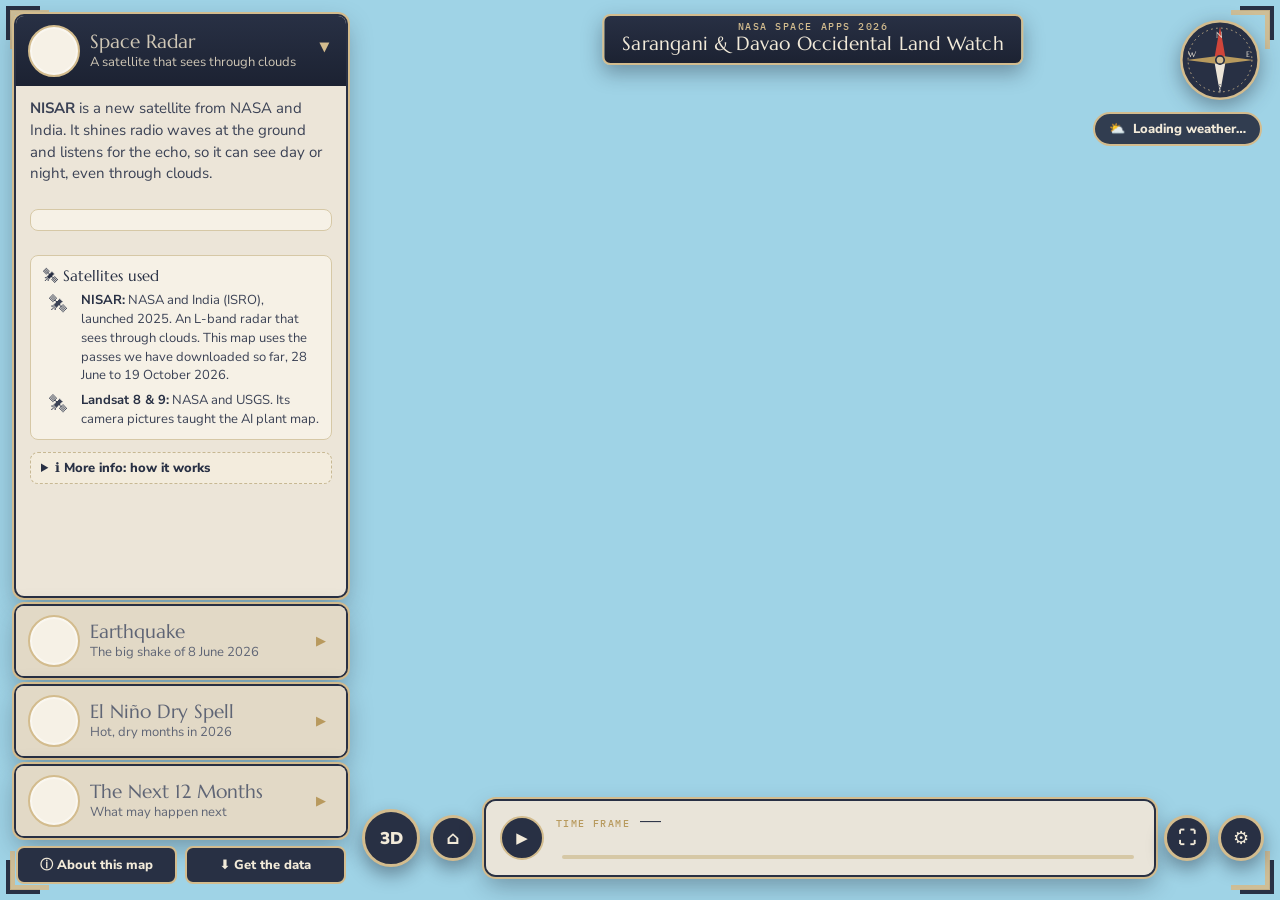
<file: docs/index.html>
<!doctype html>
<html lang="en">
<head>
<meta charset="utf-8">
<meta name="viewport" content="width=device-width, initial-scale=1, viewport-fit=cover">
<meta name="mobile-web-app-capable" content="yes">
<meta name="apple-mobile-web-app-capable" content="yes">
<meta name="apple-mobile-web-app-status-bar-style" content="black-translucent">
<meta name="theme-color" content="#283044">
<link rel="manifest" href="manifest.webmanifest">
<title>Sarangani & Davao Occidental Land Watch</title>
<meta name="description" content="An easy map of Sarangani and Davao Occidental: NASA-ISRO NISAR space radar, the 8 June 2026 earthquake, the El Niño dry spell and what may happen in the next 12 months. NASA Space Apps 2026.">
<link rel="preconnect" href="https://fonts.googleapis.com">
<link rel="preconnect" href="https://fonts.gstatic.com" crossorigin>
<link rel="stylesheet" href="https://fonts.googleapis.com/css2?family=Marcellus&family=Nunito+Sans:opsz,wght@6..12,400;6..12,600;6..12,800;6..12,900&family=IBM+Plex+Mono:wght@500&display=swap">
<link rel="stylesheet" href="https://api.mapbox.com/mapbox-gl-js/v3.12.0/mapbox-gl.css">
<script src="https://api.mapbox.com/mapbox-gl-js/v3.12.0/mapbox-gl.js"></script>
<script src="config.js"></script>
<style>
/* Layout (from the team's sketch): a framed full-screen 3D map; a left column of four topic cards (F1–F4);
   compass top-right; a 3D button and a TIMEFRAME bar along the bottom of the map; About in the bottom-left corner.
   Words are written so a child can follow; the science sits in "More info" boxes. */
:root{
  --parch:#ece5d8; --parch2:#e2d9c6; --card:#f6f1e6; --ink:#3b4255; --ink2:#5f6575; --navy:#283044; --navy2:#1c2232;
  --gold:#d3bc8e; --gold2:#b89a5e; --teal:#3fb7b0; --quake:#d0453a; --leaf:#4f9a4a; --sun:#e8a33a; --sky:#5aa9d6;
  --display:"Marcellus", "Palatino Linotype", Georgia, serif;
  --body:"Nunito Sans", "Segoe UI", system-ui, sans-serif;
  --mono:"IBM Plex Mono", ui-monospace, Consolas, monospace;
  --railW:330px; --gap:16px; --barH:92px;
  color-scheme:light;
}
*{box-sizing:border-box}
[hidden]{display:none!important}
html,body{height:100%;margin:0;overflow:hidden;overscroll-behavior:none}
body{position:fixed;inset:0;width:100%;height:100%;height:100dvh}
body{font:15px/1.45 var(--body);color:var(--ink);background:#9fd3e6}
#map{position:absolute;inset:0;overflow:hidden}
#fx{position:absolute;inset:0;pointer-events:none;z-index:1}
button{font-family:var(--body)}
button:focus-visible,select:focus-visible,input:focus-visible,a:focus-visible,summary:focus-visible{outline:3px solid var(--gold2);outline-offset:2px}

/* frame corners */
.corner{position:absolute;width:34px;height:34px;z-index:2;pointer-events:none;border:5px solid var(--navy)}
.corner::after{content:"";position:absolute;inset:-5px;border:inherit;border-color:var(--gold);transform:translate(4px,4px);opacity:.9}
.c-tl{top:6px;left:6px;border-right:none;border-bottom:none}.c-tr{top:6px;right:6px;border-left:none;border-bottom:none}
.c-bl{bottom:6px;left:6px;border-right:none;border-top:none}.c-br{bottom:6px;right:6px;border-left:none;border-top:none}
.c-tr::after,.c-br::after{transform:translate(-4px,4px)} .c-bl::after{transform:translate(4px,-4px)} .c-br::after{transform:translate(-4px,-4px)}

/* title plate (top centre of the map) */
.plate{position:absolute;top:14px;left:calc(var(--railW) + var(--gap)*2 + (100vw - var(--railW) - var(--gap)*3)/2);transform:translateX(-50%);z-index:3;
  background:linear-gradient(180deg,var(--navy),var(--navy2));color:#f2ead9;border:2px solid var(--gold);border-radius:8px;padding:6px 18px 7px;text-align:center;
  box-shadow:0 8px 20px rgba(20,25,40,.35);white-space:nowrap}
.plate small{display:block;font:500 9.5px/1 var(--mono);letter-spacing:.16em;text-transform:uppercase;color:var(--gold)}
.plate b{font:400 19px/1.25 var(--display);letter-spacing:.01em}

/* left column of topic cards */
.rail{position:absolute;top:var(--gap);left:var(--gap);bottom:var(--gap);width:var(--railW);z-index:3;display:flex;flex-direction:column;gap:10px}
.card{background:var(--parch);border-radius:8px;box-shadow:0 0 0 2px var(--navy),0 0 0 4px var(--gold),0 10px 26px rgba(20,25,40,.35);display:flex;flex-direction:column;min-height:0;flex:none;overflow:hidden}
.card.open{flex:1}
.card-h{all:unset;cursor:pointer;display:grid;grid-template-columns:52px 1fr 18px;gap:10px;align-items:center;padding:9px 12px;background:var(--parch2)}
.card.open .card-h{background:linear-gradient(180deg,var(--navy),var(--navy2));color:#f2ead9}
.card-h .ic{width:52px;height:52px;border-radius:50%;display:grid;place-items:center;background:var(--card);border:2px solid var(--gold);box-shadow:inset 0 0 0 2px #fff6}
.card-h .ic svg{width:34px;height:34px}
.card-h b{display:block;font:400 19px/1.15 var(--display)}
.card-h span{display:block;font-size:13px;color:var(--ink2)}
.card.open .card-h span{color:#cfc7b6}
.card-h .chev{font-size:13px;color:var(--gold2);transition:transform .2s}
.card.open .card-h .chev{transform:rotate(90deg);color:var(--gold)}
.card-b{display:none;overflow-y:auto;overscroll-behavior:contain;padding:12px 14px 16px;min-height:0;flex:1}
.card.open .card-b{display:flex;flex-direction:column;gap:12px}
.lead{font-size:15px;margin:0}
.views{display:flex;flex-wrap:wrap;gap:6px}
.views button{border:2px solid #cdbf9f;background:var(--card);color:var(--ink);border-radius:999px;padding:6px 11px;font:800 13px var(--body);cursor:pointer;display:flex;gap:6px;align-items:center}
.views button[aria-pressed="true"]{background:var(--navy);border-color:var(--gold);color:#f2ead9}
.box{background:var(--card);border:1px solid #d6c8a6;border-radius:8px;padding:10px 12px}
.box h3{font:400 15px var(--display);color:var(--navy);margin:0 0 6px}
.legend .ramp{height:16px;border-radius:999px;margin:4px 0 4px;box-shadow:inset 0 0 0 1px rgba(0,0,0,.15)}
.legend .ends{display:flex;justify-content:space-between;gap:10px;font:800 12.5px var(--body);color:var(--ink)}
.legend .ends span:last-child{text-align:right}
.legend .nums{display:flex;justify-content:space-between;font:11px var(--mono);color:var(--ink2);margin-top:2px}
.legend ul{list-style:none;margin:0;padding:0;display:grid;gap:4px;font-size:13.5px}
.legend li{display:flex;gap:8px;align-items:center}
.sw{width:16px;height:16px;border-radius:4px;flex:none;border:1px solid rgba(0,0,0,.18)}
.vnote{font-size:14px;margin:0}
.vs{display:grid;gap:10px}.vs span{display:block;font:700 12.5px var(--body);color:var(--navy);margin-bottom:3px}
.vbar{position:relative;height:20px;background:#efe6d2;border-radius:5px;margin-bottom:3px;overflow:hidden}.vbar i{position:absolute;inset:0 auto 0 0;border-radius:5px}
.vbar.ref i{background:#b7ad98}.vbar b{position:absolute;left:8px;top:1px;font:800 12px var(--body);color:var(--navy)}
.tried{padding-left:18px;margin:8px 0 0;display:grid;gap:10px;font-size:13.5px}
.tried figure{margin:6px 0 0}.tried img{width:100%;border-radius:6px;border:1px solid #d6c8a6;cursor:zoom-in;background:#fff}
.tried figcaption{font-size:12px;color:var(--ink2);margin-top:3px}
.seen{margin:8px 0 0;font-size:12.5px;color:var(--ink2)} .seen b{color:var(--navy)}
.sats{display:grid;gap:6px}
.sats div{display:grid;grid-template-columns:30px 1fr;gap:8px;align-items:start;font-size:13px}
.sats i{font-style:normal;font-size:18px;text-align:center}
.sats b{color:var(--navy)}
.big{display:grid;grid-template-columns:1fr 1fr;gap:8px}
.big div{background:var(--card);border:1px solid #d6c8a6;border-radius:8px;padding:8px 10px}
.big b{display:block;font:400 24px var(--display);color:var(--quake);font-variant-numeric:tabular-nums}
.big span{font-size:12.5px;color:var(--ink2)}
.big .wide{grid-column:1/-1}
.facts{display:grid;gap:6px;margin:0}
.facts div{display:grid;grid-template-columns:30px 1fr;gap:8px;align-items:start;font-size:14px}
.facts i{font-style:normal;font-size:20px;line-height:1.2;text-align:center}
.facts b{color:var(--navy)}
details{border:1px dashed #c7b893;border-radius:8px;padding:6px 10px;background:#f3ecdd}
summary{cursor:pointer;font:800 13px var(--body);color:var(--navy)}
details p,details li{font-size:13px;color:var(--ink2)}
details ul{padding-left:18px;margin:6px 0}
.note{font-size:13px;color:var(--ink2);margin:6px 0 0}
svg text{fill:var(--ink2);font:10px var(--mono)}
.xsec{width:100%;height:auto;border:1px solid #d6c8a6;border-radius:6px}
.xsec text{font:9.5px var(--mono);fill:#3b4255}
.mlt{width:100%;border-collapse:collapse;margin-top:6px;font-size:12.5px}.mlt th,.mlt td{border-bottom:1px solid #d6c8a6;padding:4px 6px;text-align:left}.mlt td.n{text-align:right;font-variant-numeric:tabular-nums}.mlt tr.best td{font-weight:800;color:var(--navy)}
.news{display:grid;gap:6px}
.news a{display:block;text-decoration:none;color:var(--ink);background:var(--card);border:1px solid #d6c8a6;border-left:3px solid var(--gold2);border-radius:6px;padding:7px 10px}
.news span{display:block;font:11px var(--mono);color:var(--ink2)} .news b{font-weight:700;font-size:13.5px}
.toggle{display:flex;gap:8px;align-items:center;font:700 14px var(--body);cursor:pointer}
.toggle input{width:18px;height:18px;accent-color:var(--navy)}
.foot{display:flex;gap:8px;flex:none}
.foot button,.foot a{flex:1;display:flex;gap:6px;align-items:center;justify-content:center;border:2px solid var(--gold);background:var(--navy);color:#f2ead9;border-radius:8px;padding:8px;font:800 13px var(--body);cursor:pointer;text-decoration:none}

/* bottom TIMEFRAME bar */
.bar{position:absolute;left:calc(var(--railW) + var(--gap)*2);right:var(--gap);bottom:var(--gap);height:var(--barH);z-index:3;display:grid;grid-template-columns:auto auto 1fr auto;gap:10px;align-items:center}
.round{width:58px;height:58px;border-radius:50%;border:3px solid var(--gold);background:var(--navy);color:#f2ead9;font:900 17px var(--body);cursor:pointer;box-shadow:0 8px 18px rgba(20,25,40,.4);display:grid;place-items:center}
.round[aria-pressed="false"]{background:var(--card);color:var(--navy)}
.round.sm{width:46px;height:46px;font-size:18px}
.tl{background:rgba(236,229,216,.97);border-radius:10px;box-shadow:0 0 0 2px var(--navy),0 0 0 4px var(--gold),0 10px 24px rgba(20,25,40,.35);padding:8px 14px 8px;display:grid;grid-template-columns:auto 1fr;gap:4px 12px;align-items:center;min-width:0}
.tl .play{grid-row:1/3;width:44px;height:44px;border-radius:50%;border:2px solid var(--gold);background:var(--navy);color:#f2ead9;font-size:15px;cursor:pointer}
.tl .play:disabled{opacity:.35;cursor:default}
.tl-top{display:flex;gap:10px;align-items:baseline;min-width:0}
.tl-top b{font:400 21px/1.1 var(--display);color:var(--navy);white-space:nowrap;overflow:hidden;text-overflow:ellipsis;min-width:0;flex:0 1 auto}
.tl-top span{font-size:12.5px;color:var(--ink2);white-space:nowrap;overflow:hidden;text-overflow:ellipsis}
.tl-top .tag{font:500 10px var(--mono);letter-spacing:.14em;color:var(--gold2);text-transform:uppercase}
.steps{display:flex;align-items:flex-end;min-width:0;height:30px;position:relative}
.steps::before{content:"";position:absolute;left:6px;right:6px;bottom:8px;height:4px;border-radius:2px;background:#d6c8a6}
.steps button{all:unset;flex:1;min-width:0;position:relative;height:30px;cursor:pointer;display:flex;flex-direction:column;align-items:center;justify-content:flex-end}
.steps button i{width:12px;height:12px;border-radius:50%;background:var(--card);border:2px solid var(--gold2);margin-bottom:4px;z-index:1}
.steps button[aria-current="true"] i{width:18px;height:18px;background:var(--navy);border-color:var(--gold);margin-bottom:1px}
.steps button span{position:absolute;top:-2px;font:700 10.5px var(--body);color:var(--ink2);white-space:nowrap}
.steps button[aria-current="true"] span{color:var(--navy)}

/* floating instruments */
.compass{position:absolute;top:max(18px,env(safe-area-inset-top));right:max(18px,env(safe-area-inset-right));width:84px;height:84px;z-index:3;cursor:pointer;border:none;background:none;padding:0;filter:drop-shadow(0 6px 10px rgba(20,25,40,.4))}
.compass svg{width:100%;height:100%;transition:transform .15s linear}
.wxchip{position:absolute;top:112px;right:18px;z-index:3;background:rgba(40,48,68,.92);color:#f2ead9;border:2px solid var(--gold);border-radius:999px;padding:6px 14px;font:800 13px var(--body);display:flex;gap:8px;align-items:center;cursor:pointer}
.wxchip i{font-style:normal}
.pop{position:absolute;right:18px;z-index:4;width:310px;max-width:calc(100vw - 36px);max-height:calc(100vh - 170px - var(--barH));overflow-y:auto;background:var(--parch);border-radius:8px;box-shadow:0 0 0 2px var(--navy),0 0 0 4px var(--gold),0 12px 30px rgba(20,25,40,.4);padding:12px 14px;display:flex;flex-direction:column;gap:10px}
.pop h3{font:400 17px var(--display);color:var(--navy);margin:0;display:flex;justify-content:space-between;align-items:center}
.pop h3 button{all:unset;cursor:pointer;font-size:18px;color:var(--ink2);padding:0 4px}
#wxpop{top:156px} #setpop{bottom:calc(var(--barH) + var(--gap) + 10px)}
.wx{display:grid;gap:6px}
.wx button{display:grid;grid-template-columns:28px 1fr auto;gap:10px;align-items:center;text-align:left;border:1px solid #d6c8a6;background:var(--card);border-radius:6px;padding:7px 10px;cursor:pointer;font:14px var(--body);color:var(--ink)}
.wx b{font-weight:800}.wx small{display:block;color:var(--ink2);font-size:12px}
.wx .t{font:400 20px var(--display);color:var(--navy)}
.chips{display:flex;gap:6px;flex-wrap:wrap}
.chips button{border:1px solid #c7b893;background:var(--card);color:var(--ink);border-radius:999px;padding:5px 11px;font:700 12.5px var(--body);cursor:pointer}
.chips button[aria-pressed="true"]{background:var(--navy);border-color:var(--gold);color:#f2ead9}
input[type=range]{width:100%;accent-color:var(--gold2)}
.mapboxgl-ctrl-group{border:1px solid var(--gold)!important;background:var(--card)!important}
.mapboxgl-ctrl-top-right{top:150px!important;right:8px!important}
.mapboxgl-ctrl-bottom-right{bottom:calc(var(--barH) + var(--gap) + 4px)!important}
.mapboxgl-ctrl-bottom-left{left:calc(var(--railW) + var(--gap)*2)!important;bottom:calc(var(--barH) + var(--gap) + 4px)!important}
/* markers */
.mapboxgl-marker{position:absolute;top:0;left:0}
body.nolabels .wp-label{display:block}
.loading{font:700 12px var(--body);color:var(--gold2)}
.wp{width:34px;height:46px;cursor:pointer;filter:drop-shadow(0 3px 4px rgba(10,20,40,.5))}
.wp-label{display:none;position:absolute;top:44px;left:50%;transform:translateX(-50%);white-space:nowrap;font:800 11.5px var(--body);color:#fff;text-shadow:0 1px 2px #1c2232,0 0 6px #1c2232}
.mapboxgl-popup-content{font:13.5px var(--body);color:var(--ink);background:var(--parch);border:2px solid var(--gold);border-radius:6px;padding:12px 14px;box-shadow:0 8px 24px rgba(20,25,40,.35)}
.mapboxgl-popup-content b{font:400 16px var(--display);color:var(--navy)}
.mapboxgl-popup-tip{border-top-color:var(--gold)!important;border-bottom-color:var(--gold)!important}
/* about dialog and token */
dialog{border:none;border-radius:10px;padding:0;max-width:640px;width:calc(100vw - 32px);background:var(--parch);color:var(--ink);box-shadow:0 0 0 2px var(--navy),0 0 0 4px var(--gold),0 20px 50px rgba(20,25,40,.5)}
dialog::backdrop{background:rgba(20,25,40,.45)}
dialog .in{padding:18px 20px;max-height:80vh;overflow-y:auto}
dialog h2{font:400 22px var(--display);color:var(--navy);margin:0 0 8px}
dialog h3{font:400 16px var(--display);color:var(--navy);margin:14px 0 4px}
dialog ul{padding-left:18px;margin:4px 0;font-size:13.5px}
.how{list-style:none;padding:0;margin:10px 0 14px;display:grid;gap:8px}
.how li{display:grid;grid-template-columns:30px 1fr;gap:10px;align-items:start;font-size:15px}
.how span{width:30px;height:30px;border-radius:50%;background:var(--navy);color:var(--gold);display:grid;place-items:center;font:400 16px var(--display);border:2px solid var(--gold)}
dialog .close.start{float:none;display:block;width:100%;padding:10px;font-size:15px}
dialog .close{float:right;border:2px solid var(--gold);background:var(--navy);color:#f2ead9;border-radius:999px;padding:4px 12px;font:800 13px var(--body);cursor:pointer}
#token{position:absolute;inset:0;display:grid;place-items:center;background:var(--parch);z-index:9;padding:16px}
#token form{max-width:460px;display:grid;gap:10px}
#token input{font:14px var(--mono);padding:9px;border-radius:6px;border:1px solid #c7b893;background:var(--card)}
#token button{padding:10px;border-radius:6px;border:2px solid var(--gold);background:var(--navy);color:#f2ead9;font:800 14px var(--body);cursor:pointer}
.topicnav{display:none}

/* phones: topic icons in a row, the open card as a bottom sheet, the time bar just above it */
@media (max-width:760px){
  :root{--railW:0px;--gap:8px;--barH:74px;--sheet:44vh}
  .corner,.plate{display:none}
  .rail{top:auto;left:8px;right:8px;width:auto;bottom:8px;height:var(--sheet);gap:0;background:var(--parch);border-radius:10px;box-shadow:0 0 0 2px var(--navy),0 0 0 4px var(--gold),0 10px 26px rgba(20,25,40,.35);overflow:hidden}
  .topicnav{display:flex;gap:4px;padding:6px;background:var(--navy);flex:none}
  .topicnav button{flex:1;border:2px solid transparent;background:transparent;color:#f2ead9;border-radius:8px;padding:4px 2px;font:800 11px var(--body);display:flex;flex-direction:column;align-items:center;gap:2px;cursor:pointer}
  .topicnav button svg{width:26px;height:26px}
  .topicnav button[aria-selected="true"]{background:var(--parch);color:var(--navy);border-color:var(--gold)}
  .card{box-shadow:none;border-radius:0;display:none}
  .card.open{display:flex}
  .card-h{display:none}
  .foot{padding:6px 8px 8px;background:var(--parch)}
  .bar{left:8px;right:8px;bottom:calc(var(--sheet) + 16px);grid-template-columns:auto 1fr auto;gap:6px}
  .bar #home{display:none}
  .round{width:48px;height:48px;font-size:14px}
  .round.sm{width:40px;height:40px}
  .tl{padding:6px 10px;gap:2px 8px}
  .tl .play{width:36px;height:36px}
  .tl-top b{font-size:16px} .tl-top .tag{display:none}
  .steps button:not([aria-current="true"]) span{display:none}
  .compass{width:60px;height:60px}
  .wxchip{top:80px;right:10px;font-size:12px}
  #wxpop{top:118px}
  .mapboxgl-ctrl-top-right{top:116px!important}
  .mapboxgl-ctrl-bottom-left,.mapboxgl-ctrl-bottom-right{bottom:calc(var(--sheet) + var(--barH) + 22px)!important;left:8px!important}
}
@media (min-width:761px) and (max-height:820px){
  .card:not(.open) .card-h{grid-template-columns:38px 1fr 14px;padding:6px 10px}
  .card:not(.open) .card-h .ic{width:38px;height:38px} .card:not(.open) .card-h .ic svg{width:26px;height:26px}
  .card:not(.open) .card-h b{font-size:16px} .card:not(.open) .card-h span span{display:none}
  .rail{gap:8px} .foot button,.foot a{padding:6px}
}
.fshint{position:absolute;left:calc(var(--railW) + var(--gap)*2 + (100vw - var(--railW) - var(--gap)*3)/2);top:76px;transform:translateX(-50%);z-index:5;background:var(--navy);color:#f2ead9;border:2px solid var(--gold);border-radius:999px;padding:8px 16px;font:800 14px var(--body);cursor:pointer;box-shadow:0 8px 20px rgba(20,25,40,.4)}
@media (prefers-reduced-motion: reduce){ *{transition:none!important} }
</style>
</head>
<body>
<div id="map" role="region" aria-label="3D map of Sarangani and Davao Occidental"></div>
<canvas id="fx" aria-hidden="true"></canvas>
<div class="corner c-tl"></div><div class="corner c-tr"></div><div class="corner c-bl"></div><div class="corner c-br"></div>

<div id="token" hidden>
  <form id="tokenForm">
    <b style="font:400 22px var(--display);color:var(--navy)">Paste your public Mapbox token</b>
    <p class="note">Paste a public token (starts with <code>pk.</code>) from account.mapbox.com. It is kept only in this browser.</p>
    <input id="tokenInput" placeholder="pk.eyJ1Ijoi…" autocomplete="off" spellcheck="false" required>
    <button type="submit">Open the map</button>
  </form>
</div>

<div class="plate"><small>NASA Space Apps 2026</small><b>Sarangani &amp; Davao Occidental Land Watch</b></div>

<button class="compass" id="compass" aria-label="Turn the map so north is up">
  <svg viewBox="0 0 100 100" id="rose">
    <circle cx="50" cy="50" r="46" fill="#283044" stroke="#d3bc8e" stroke-width="3"/>
    <circle cx="50" cy="50" r="38" fill="none" stroke="#d3bc8e" stroke-width="1" stroke-dasharray="2 4"/>
    <polygon points="50,10 57,50 50,44 43,50" fill="#d0453a"/>
    <polygon points="50,90 57,50 50,56 43,50" fill="#ece5d8"/>
    <polygon points="10,50 50,45 44,50 50,55" fill="#b89a5e"/>
    <polygon points="90,50 50,45 56,50 50,55" fill="#b89a5e"/>
    <circle cx="50" cy="50" r="5" fill="#d3bc8e" stroke="#283044" stroke-width="2"/>
    <text x="50" y="24" text-anchor="middle" style="font:11px Marcellus,Georgia,serif;fill:#ece5d8">N</text>
    <text x="50" y="86" text-anchor="middle" style="font:9px Marcellus,Georgia,serif;fill:#283044">S</text>
    <text x="17" y="47" text-anchor="middle" style="font:9px Marcellus,Georgia,serif;fill:#ece5d8">W</text>
    <text x="83" y="47" text-anchor="middle" style="font:9px Marcellus,Georgia,serif;fill:#ece5d8">E</text>
  </svg>
</button>
<button class="wxchip" id="wxchip" aria-expanded="false" aria-controls="wxpop"><i>⛅</i><span>Loading weather…</span></button>

<div class="pop" id="wxpop" hidden>
  <h3>Weather right now <button aria-label="Close" data-close="wxpop">✕</button></h3>
  <div class="wx" id="wxlist"><p class="note">Loading live weather…</p></div>
  <p class="note" id="wxtime" style="margin:0"></p>
  <div class="chips">
    <button id="fx-clouds" aria-pressed="true">☁ Clouds</button>
    <button id="fx-rain" aria-pressed="false">🌧 Rain</button>
    <button id="fx-live" aria-pressed="true">Follow real weather</button>
  </div>
  <p class="note" style="margin:0">Tap a town to fly there. The clouds and rain on the map follow the real weather in these towns.</p>
</div>

<div class="pop" id="setpop" hidden>
  <h3>Map settings <button aria-label="Close" data-close="setpop">✕</button></h3>
  <label class="note" for="opacity" style="margin:0">See-through colours</label>
  <input type="range" id="opacity" min="0" max="100" value="80">
  <div class="chips">
    <button data-light="dawn" aria-pressed="false">🌅 Dawn</button>
    <button data-light="day" aria-pressed="true">☀ Day</button>
    <button data-light="dusk" aria-pressed="false">🌇 Dusk</button>
    <button data-light="night" aria-pressed="false">🌙 Night</button>
  </div>
  <div class="chips">
    <button id="b3dobj" aria-pressed="true">🏠 3D buildings</button>
    <button id="labels" aria-pressed="true">🔤 Place names</button>
    <button id="roadsTop" aria-pressed="true">🛣 Roads on top</button>
  </div>
  <div class="chips" id="towns"></div>
</div>

<aside class="rail" id="rail" aria-label="Topics">
  <nav class="topicnav" id="topicnav" role="tablist" aria-label="Topics"></nav>

  <section class="card open" data-topic="radar">
    <button class="card-h" aria-expanded="true"><span class="ic" data-icon="radar"></span><span><b>Space Radar</b><span>A satellite that sees through clouds</span></span><span class="chev">▶</span></button>
    <div class="card-b">
      <p class="lead"><b>NISAR</b> is a new satellite from NASA and India. It shines radio waves at the ground and listens for the echo, so it can see day or night, even through clouds.</p>
      <div class="views" data-views="radar"></div>
      <div class="box legend" data-legend="radar"></div>
      <p class="vnote" data-vnote="radar"></p>
      <div class="box"><h3>🛰 Satellites used</h3><div class="sats"><div><i>🛰</i><span><b>NISAR:</b> NASA and India (ISRO), launched 2025. An L-band radar that sees through clouds. This map uses the passes we have downloaded so far, 28 June to 19 October 2026.</span></div><div><i>🛰</i><span><b>Landsat 8 & 9:</b> NASA and USGS. Its camera pictures taught the AI plant map.</span></div></div></div>
      <details><summary>ℹ More info: how it works</summary>
        <p>NISAR L2 GCOV (NASA-ISRO, provisional): HH and HV backscatter from 10 m multilooked to 30 m. Each month averages every pass in power: September (4 passes) and October (3 dates, 7 frames) each cover both provinces. June is left out of the monthly view: only one of its four passes (28 June) has been downloaded so far.</p>
        <p>"What changed" (September → October): for every same-track, same-frame pair (20/23/25 Sep → 14/17/19 Oct), the later pass minus the earlier in dB, then averaged per pixel: 5 HH pairs (99.9% of the area, median +0.46 dB, 10% rose by more than 2 dB) and 3 HV pairs (87%, median +0.34 dB). Same geometry in each pair, so the change is on the ground. It matches the rain record: 28 mm in August, 68 mm in September, 122 mm in October (GPM IMERG). The single-pass pairs from 28 June are in the data repository.</p>
        <p>"AI plant map": gradient-boosted trees learned Landsat EVI and NDMI from NISAR HH/HV, texture and SRTM terrain (168,000 pixels seen by both within 8 days). 5 km block cross-validation:</p>
        <table class="mlt" id="mltable"></table>
        <p>"Land types": a classifier learned the 2020 land-cover map from June–October NISAR statistics plus terrain, then mapped 2026. Confident disagreement with 2020 is shown as possible change.</p>
        <table class="mlt" id="lctable"></table>
      </details>
    </div>
  </section>

  <section class="card" data-topic="quake">
    <button class="card-h" aria-expanded="false"><span class="ic" data-icon="quake"></span><span><b>Earthquake</b><span>The big shake of 8 June 2026</span></span><span class="chev">▶</span></button>
    <div class="card-b">
      <p class="lead">A very strong earthquake shook the area. See where hills may have slid.</p>
      <div class="views" data-views="quake"></div>
      <div class="box legend" data-legend="quake"></div>
      <p class="vnote" data-vnote="quake"></p>
      <label class="toggle" id="spotsRow"><input type="checkbox" id="spots" checked> 🔴 Show possible landslide spots</label>
      <div class="big">
        <div><b>305</b><span>spots where a hill may have slid</span></div>
        <div><b>165 ha</b><span>of bare ground, about 230 football fields</span></div>
      </div>
      <div class="box"><h3>🛰 Why NISAR?</h3>
        <p class="note" style="margin:0 0 8px">Radar waves come in different sizes. Short waves bounce off leaves. Long waves go deeper into the forest. We checked the possible landslide spots with two radar satellites:</p>
        <div class="vs">
          <div><span>NISAR (long L-band waves, 24 cm)</span><div class="vbar"><i style="width:55.8%;background:var(--teal)"></i><b>28%</b></div><div class="vbar ref"><i style="width:23.8%"></i><b>12%</b></div></div>
          <div><span>Sentinel-1 (short C-band waves, 5.5 cm)</span><div class="vbar"><i style="width:4%;background:#c0883a"></i><b>no difference</b></div></div>
        </div>
        <p class="note" style="margin:8px 0 0"><b>NISAR</b> saw change on the landslide spots more than twice as often as on other steep hills (top bar: landslide spots, grey bar: other steep hills). <b>Sentinel-1</b> could not tell them apart: on these forest slopes its signal was already just noise, even before the quake.</p>
      </div>
      <div class="box"><h3>🔬 What we tried: was the coast pushed up?</h3>
        <p class="note" style="margin:0">News reports say parts of the coast rose by up to 2 m. Our team tried two ways to see that from space:</p>
        <ol class="tried">
          <li><b>Radar before and after (Sentinel-1).</b> Near the epicentre the signal was lost in all 7 pairs, so nothing could be measured there. Near General Santos and Maasim, pairs from <i>before</i> the quake changed just as much, so that was water in the air, not the ground.
            <figure><img src="data/fig/s1_profile.webp" alt="Chart: change along the General Santos to Maasim line; the before-quake pairs change as much as the pairs spanning the quake" loading="lazy"><figcaption>General Santos → Maasim: dashed lines are from before the quake, yet they move as much as the solid ones.</figcaption></figure></li>
          <li><b>Coral reefs at the same tide (Sentinel-2).</b> If the coast rose 1–2 m, reef flats would stick out of the water. At matching low tides, Sarangani Island looks the same before and after.
            <figure><img src="data/fig/s2_lowtide_sarangani.webp" alt="Four satellite pictures of the Sarangani Island coast at low tide, three before and one after the quake, looking the same" loading="lazy"><figcaption>Sarangani Island at low tide: three pictures before the quake, the last one after.</figcaption></figure></li>
        </ol>
        <p class="note" style="margin:6px 0 0"><b>Answer:</b> with the free satellite data we have, the push-up of the coast cannot be seen. One clue did show up: muddy river water near Jose Abad Santos after the quake, where there are many possible landslides. Measuring the coast will need NISAR pairs from after 19 June, or survey markers on the ground.</p>
      </div>
      <div class="box"><h3>🌏 What happened</h3>
<div class="facts">
        <div><i>🕖</i><span><b>When:</b> Monday 8 June 2026, 7:37 in the morning, the first day of school.</span></div>
        <div><i>📍</i><span><b>Where:</b> under the sea, about 32 km south of Maasim (the red circle on the map).</span></div>
        <div><i>💥</i><span><b>How strong:</b> magnitude 7.8. That is a very big earthquake.</span></div>
        <div><i>❓</i><span><b>Why:</b> the sea floor slowly slides under Mindanao at the <b>Cotabato Trench</b>. It got stuck, then suddenly slipped.</span></div>
        <div><i>🌊</i><span><b>What happened:</b> a tsunami (up to 2.5 m), parts of the coast pushed up by up to 2 m, hills slid, many houses broke. At least 106 people died.</span></div>
      </div>
      <svg class="xsec" viewBox="0 0 320 132" role="img" aria-label="Drawing: the sea floor sinks under Mindanao at the Cotabato Trench; the earthquake started where they were stuck.">
        <rect x="0" y="0" width="320" height="132" fill="#f6f1e6"/>
        <path d="M0 44 L118 44 L136 54 L320 120 L320 132 L0 132 Z" fill="#c9b78f"/>
        <path d="M0 44 L118 44 L136 54 L320 120" fill="none" stroke="#7c6a45" stroke-width="2"/>
        <path d="M136 54 L150 38 L200 26 L260 20 L320 18 L320 120 Z" fill="#9fc98a" opacity=".9"/>
        <path d="M150 38 L200 26 L260 20 L320 18" fill="none" stroke="#4f9a4a" stroke-width="2"/>
        <path d="M0 40 H132" stroke="#56c3d6" stroke-width="5" opacity=".5"/>
        <polygon points="186,74 189,82 197,82 191,87 193,95 186,90 179,95 181,87 175,82 183,82" fill="#d0453a" stroke="#fff6d8"/>
        <path d="M60 60 L100 70" stroke="#283044" stroke-width="1.5" marker-end="url(#ar)"/>
        <path d="M214 34 V22" stroke="#283044" stroke-width="1.5" marker-end="url(#ar)"/>
        <defs><marker id="ar" viewBox="0 0 6 6" refX="5" refY="3" markerWidth="6" markerHeight="6" orient="auto"><path d="M0 0 L6 3 L0 6 Z" fill="#283044"/></marker></defs>
        <text x="6" y="34">sea</text><text x="104" y="35">trench</text><text x="246" y="13">Mindanao</text>
        <text x="20" y="80">sea floor slides under</text><text x="200" y="104">★ quake started here</text><text x="220" y="38">coast pushed up</text>
      </svg>
      </div>
      <div class="box"><h3>🛰 Satellites used</h3><div class="sats"><div><i>🛰</i><span><b>Landsat 8 & 9:</b> NASA and USGS. Camera pictures before and after the quake show where hills turned bare (HLS, 30 m).</span></div><div><i>🚀</i><span><b>SRTM:</b> A radar flown on the Space Shuttle Endeavour in 2000. It measured how high and steep the land is.</span></div><div><i>🛰</i><span><b>Sentinel-1 and Sentinel-2:</b> European (Copernicus) radar and camera satellites. Our team used them to look for the coast being pushed up, from just before and just after the quake.</span></div></div></div>
      <details><summary>ℹ More info: how we found the landslides</summary>
        <p>Landsat HLS EVI before (1 Mar – 7 Jun 2026) and after (9 Jun – 25 Sep 2026). A spot counts when the slope is at least 20°, EVI fell from at least 0.35 to at most 0.20, and the drop is at least 0.25 more than the normal seasonal change seen in 2025 (sieve ≥ 3 pixels). Two thirds of the area is south of 5.9°N, around Glan (about 31 ha) and Jose Abad Santos (about 63 ha). PhilSA estimated about 138 ha. Spots get far more common on steeper slopes (3, 14 and 30 per 10,000 vegetated pixels at 15–25°, 25–35° and over 35°). About 30% of the area could not be checked because every view was cloudy. Not field-checked: heavy rain or land clearing can look like a slide.</p>
        <p>Radar cross-check: on the spots, NISAR's land-cover classifier flagged change in 27.9% of pixels, against 11.9% on other checked slopes of 20° or more (that classifier compares with the 2020 map, so part of the change may be older). Sentinel-1 coherence (HyP3, tracks 163 and 69, pre-quake controls) dropped by a median 0.024 and 0.000 on the spots, against 0.025 and −0.003 on other steep land; before the quake only 9% and 2% of spot pixels had coherence above 0.5. Sentinel-1 work, figures and GeoTIFFs: the sentinel1_quake folder of the data repository. Contains modified Copernicus Sentinel data 2024–2026, processed by ASF DAAC HyP3 2026.</p>
        <p>Event: Mw 7.8, epicentre 5.60°N 125.06°E, depth 33 km (PHIVOLCS) or 57 km (USGS), thrust faulting at the Cotabato Trench. Tsunami 1.48 m on the Kiamba tide gauge; about 138,500 homes damaged (NDRRMC, 21 July); more than 8,500 aftershocks.</p>
      </details>
      <div class="box"><h3>📰 In the news</h3>
        <div class="news">
          <a href="https://www.phivolcs.dost.gov.ph/primer-on-the-08-june-2026-magnitude-mw-7-8-offshore-sarangani-earthquake/" target="_blank" rel="noopener"><span>PHIVOLCS · 8 Jun 2026</span><b>Primer on the Mw 7.8 offshore Sarangani earthquake</b></a>
          <a href="https://www.pbs.org/newshour/world/a-7-8-magnitude-quake-in-the-philippines-kills-at-least-32-collapses-buildings-and-triggers-tsun" target="_blank" rel="noopener"><span>PBS NewsHour / AP · 8 Jun 2026</span><b>A 7.8 magnitude quake in the Philippines collapses buildings and triggers tsunami</b></a>
          <a href="https://www.sunstar.com.ph/manila/magnitude-78-quake-jolts-sarangani-shakes-large-parts-of-mindanao" target="_blank" rel="noopener"><span>SunStar · 8 Jun 2026</span><b>Magnitude 7.8 quake jolts Sarangani, shakes large parts of Mindanao</b></a>
          <a href="https://newswav.com/article/phivolcs-trench-movement-may-be-behind-deadly-quake-A2606_wqShiY" target="_blank" rel="noopener"><span>The Manila Times · 8 Jun 2026</span><b>Phivolcs: Trench movement may be behind deadly quake</b></a>
          <a href="https://www.gmanetwork.com/regionaltv/news/114348/first-day-of-classes-marred-by-m78-quake-off-gensan/story/" target="_blank" rel="noopener"><span>GMA Regional TV · Jun 2026</span><b>First day of classes marred by M7.8 quake off GenSan</b></a>
          <a href="https://adinet.ahacentre.org/report/philippines-m78-earthquake-in-regions-ix-xi-xii-and-barmm-20260608" target="_blank" rel="noopener"><span>AHA Centre · situation report</span><b>Philippines, M7.8 earthquake in Regions IX, XI, XII and BARMM</b></a>
          <a href="https://en.wikipedia.org/wiki/2026_Mindanao_earthquake" target="_blank" rel="noopener"><span>Wikipedia · summary with sources</span><b>2026 Mindanao earthquake</b></a>
        </div>
      </div>
    </div>
  </section>

  <section class="card" data-topic="nino">
    <button class="card-h" aria-expanded="false"><span class="ic" data-icon="nino"></span><span><b>El Niño Dry Spell</b><span>Hot, dry months in 2026</span></span><span class="chev">▶</span></button>
    <div class="card-b">
      <p class="lead"><b>El Niño</b> is when the Pacific Ocean gets warmer than usual. Here it means <b>less rain</b>, so plants get thirsty and the ground gets hotter.</p>
      <div class="views" data-views="nino"></div>
      <label class="toggle" id="cmpRow"><input type="checkbox" id="cmp"> Compare with the same month last year</label>
      <div class="box legend" data-legend="nino"></div>
      <p class="vnote" data-vnote="nino"></p>
      <div class="box"><h3>📈 The whole area, month by month</h3>
        <svg id="chart" viewBox="0 0 320 150" width="100%" role="img" aria-label="Monthly average plant greenness and ground temperature"></svg>
        <p class="note" style="margin:0">Green line: how green the plants are. Red line: how hot the ground is in the day. In April 2026, plants were the least green and the ground was very hot.</p>
      </div>
      <div class="box"><h3>🛰 Satellites used</h3><div class="sats"><div><i>🛰</i><span><b>Terra (MODIS):</b> A NASA satellite that sees the whole area every day: plant greenness (250 m) and ground heat (1 km).</span></div><div><i>🛰</i><span><b>Landsat 8 & 9:</b> Sharper pictures (30 m) for plant water and water on land.</span></div><div><i>🛰</i><span><b>GPM:</b> NASA and Japan (JAXA) rain satellites: how much rain fell each month.</span></div></div></div>
      <details><summary>ℹ More info: the data</summary>
        <p>Plants: MODIS MOD13Q1 NDVI, monthly maximum, 250 m. Ground heat: MODIS MOD11A2 daytime land surface temperature, 1 km. "Compare with last year" is 2026 minus the same month in 2025. Plant water (NDMI) and water on land (NDWI) are quarterly medians of Landsat HLS L30, 30 m.</p>
      </details>
    </div>
  </section>

  <section class="card" data-topic="next">
    <button class="card-h" aria-expanded="false"><span class="ic" data-icon="next"></span><span><b>The Next 12 Months</b><span>What may happen next</span></span><span class="chev">▶</span></button>
    <div class="card-b">
      <p class="lead">Scientists expect a <b>strong El Niño</b> until early 2027. We looked at what happened in every El Niño since 2000 to guess what may come next.</p>
      <div class="big">
        <div class="wide"><b id="o-rain">–</b><span id="o-rain-t">of the normal rain, from November to April</span></div>
        <div><b id="o-land">–</b><span id="o-land-t">of the land may be browner than normal</span></div>
        <div><b id="o-heat">–</b><span id="o-heat-t">hotter ground in April 2027</span></div>
      </div>
      <div class="views" data-views="next"></div>
      <div class="box legend" data-legend="next"></div>
      <p class="vnote" data-vnote="next"></p>
      <div class="box"><h3>🌧 Rain: what fell and what we expect</h3>
        <svg id="rainchart" viewBox="0 0 320 176" width="100%" role="img" aria-label="Monthly rain, January 2025 to October 2027"></svg>
        <p class="note" style="margin:0" id="rainnote"></p>
      </div>
      <div class="box"><h3>💧 Water</h3><p class="note" style="margin:0" id="waternote"></p></div>
      <div class="box"><h3>🛰 Satellites used</h3><div class="sats"><div><i>🛰</i><span><b>Terra (MODIS):</b> 26 years of plant greenness and ground heat, 2000–2026, to learn from past El Niños.</span></div><div><i>🛰</i><span><b>GPM (and TRMM before it):</b> Rain since 1998.</span></div><div><i>🌊</i><span><b>Ocean temperature (NOAA):</b> The El Niño number (ONI) from ships, buoys and satellites over the Pacific.</span></div></div></div>
      <details><summary>ℹ More info: can we trust it?</summary>
        <p>We hid each past El Niño, predicted it from the others, then checked.</p>
        <table class="mlt" id="hindtable"></table>
        <p id="hindnote"></p>
        <p>Method: for every 250 m MODIS pixel and every month ahead, the EVI anomaly (after removing that pixel's seasons and 2000–2026 trend) is modelled as a + b·ONI(Nov–Jan) + c·(Sep–Oct anomaly). Rainfall uses 28 years of GPM IMERG V07 over the two provinces. The scenario uses ONI +2.5 °C (range +2.0 to +3.0), following NOAA CPC on 8 Oct 2026. This is a scenario, not a weather forecast. It cannot know about typhoons, fires or land clearing.</p>
      </details>
    </div>
  </section>

  <div class="foot">
    <button id="aboutBtn">ⓘ About this map</button>
    <a href="https://github.com/monteropeterdominic-arch/sarangani-davao-occidental-nisar" target="_blank" rel="noopener">⬇ Get the data</a>
  </div>
</aside>

<div class="bar" role="group" aria-label="Time frame">
  <button class="round" id="b3d" aria-pressed="true" title="3D view on or off">3D</button>
  <button class="round sm" id="home" aria-label="Show the whole area" title="Whole area">⌂</button>
  <div class="tl">
    <button class="play" id="play" aria-label="Play">▶</button>
    <div class="tl-top"><span class="tag">Time frame</span><b id="when">—</b><span id="whatnow"></span><span class="loading" id="loading" hidden>⏳ loading…</span></div>
    <div class="steps" id="steps"></div>
  </div>
  <div style="display:flex;gap:8px"><button class="round sm" id="fs" aria-label="Full screen" title="Full screen">⛶</button><button class="round sm" id="gear" aria-label="Map settings" aria-expanded="false" aria-controls="setpop" title="Map settings">⚙</button></div>
</div>
<button class="fshint" id="fshint" hidden>⛶ Go full screen</button>

<dialog id="welcome" aria-labelledby="wtitle">
  <div class="in">
    <h2 id="wtitle">Welcome! 👋</h2>
    <p>This map shows how the land in <b>Sarangani</b> and <b>Davao Occidental</b> changed in 2026, seen from space.</p>
    <ol class="how">
      <li><span>1</span><div><b>Pick a topic</b> on the left: Space Radar, Earthquake, El Niño or the Next 12 Months.</div></li>
      <li><span>2</span><div><b>Pick what to see</b> with the round buttons, like 🌳 Trees &amp; plants.</div></li>
      <li><span>3</span><div><b>Move through time</b> with the time frame at the bottom. ▶ plays it like a movie.</div></li>
      <li><span>4</span><div><b>Tap the map</b> anywhere to ask "what is here?".</div></li>
    </ol>
    <button class="close start" id="wstart">Start exploring</button>
  </div>
</dialog>
<dialog id="about">
  <div class="in">
    <button class="close" id="aboutClose">Close</button>
    <h2>About this map</h2>
    <p>This map shows how the land in <b>Sarangani</b> and <b>Davao Occidental</b> changed after the big earthquake of 8 June 2026 and during the 2026 El Niño, and what may happen next. It was made for the NASA Space Apps Challenge 2026.</p>
    <h3>How to use it</h3>
    <ul>
      <li>Pick a topic on the left. Then pick what to look at (the round buttons).</li>
      <li>Use the <b>time frame</b> at the bottom to move through the months. ▶ plays them like a movie.</li>
      <li>Tap or click the map anywhere to see what is there.</li>
      <li>Drag to move, scroll to zoom, right-click and drag (or two fingers) to turn and tilt. The <b>3D</b> button flattens or tilts the map. The compass turns north back up.</li>
    </ul>
    <h3>Where the data comes from</h3>
    <ul>
      <li>NISAR L2 GCOV radar (NASA-ISRO, provisional), HH and HV, 30 m; 28 Jun – 19 Oct 2026</li>
      <li>Landsat HLS L30 (EVI, NBR, NDMI, NDWI), 30 m, Jan 2025 – Sep 2026</li>
      <li>MODIS MOD13Q1 NDVI/EVI (250 m) and MOD11A2 land temperature (1 km), 2000 – Oct 2026</li>
      <li>Rain: NASA GPM IMERG V07, 1998 – Oct 2026. El Niño: NOAA CPC Oceanic Niño Index and ENSO discussion (8 Oct 2026), IRI forecast</li>
      <li>SRTM 30 m elevation; 2020 regional land cover (province outlines)</li>
      <li>Copernicus Sentinel-1 radar pairs (ASF DAAC, processed with HyP3) and Sentinel-2 pictures (Element 84 Earth Search), with tides from NASA's GOT4.10c model. Contains modified Copernicus Sentinel data 2024–2026, processed by ASF DAAC HyP3 2026.</li>
      <li>Earthquake facts: PHIVOLCS, USGS, NDRRMC, AHA Centre, AP</li>
      <li>Live weather: Open-Meteo. Basemap, 3D buildings and terrain: Mapbox Standard</li>
    </ul>
    <h3>Things to know</h3>
    <ul>
      <li>No public NISAR pictures over this area come from before the earthquake yet (the earliest is 19 June), so the radar shows the months after, not the shaking itself. Our team tried Sentinel-1 radar pairs from before and after 8 June, but they could not measure how much the coast was lifted (see Earthquake → What we tried).</li>
      <li>About 30% of the area could not be checked for landslides because it was cloudy in every Landsat view.</li>
      <li>The 12-month outlook is a scenario based on a strong El Niño, not a weather forecast.</li>
      <li>The clouds and rain on the map are a drawing driven by the real weather numbers, not satellite cloud pictures.</li>
    </ul>
    <p class="note">All layers as GeoTIFFs: <a href="https://github.com/monteropeterdominic-arch/sarangani-davao-occidental-nisar" target="_blank" rel="noopener">github.com/monteropeterdominic-arch/sarangani-davao-occidental-nisar</a></p>
  </div>
</dialog>

<script>
(async function(){
  const store={get(k){try{return localStorage.getItem(k)}catch(e){return null}},set(k,v){try{localStorage.setItem(k,v)}catch(e){}}};
  let token=(window.MAPBOX_TOKEN||'').trim()||store.get('mbtoken')||'';
  if(!token){
    const t=document.getElementById('token'); t.hidden=false;
    token=await new Promise(res=>document.getElementById('tokenForm').addEventListener('submit',e=>{e.preventDefault();const v=document.getElementById('tokenInput').value.trim();store.set('mbtoken',v);t.hidden=true;res(v);}));
  }
  mapboxgl.accessToken=token;
  const M=await (await fetch('data/manifest.json',{cache:'no-cache'})).json();
  const byFam={}; M.layers.forEach(l=>{(byFam[l.family]=byFam[l.family]||[]).push(l)});
  const byId=Object.fromEntries(M.layers.map(l=>[l.id,l]));
  const phone=()=>window.innerWidth<=760;
  const pad=()=>phone()?{left:0,top:60,right:0,bottom:Math.round(window.innerHeight*0.44)+90}:{left:350,top:60,right:90,bottom:110};
  // towns: approximate town-centre coordinates, for navigation and weather points
  const TOWNS=[['Maasim',125.0017,5.8608],['Kiamba',124.6247,5.9894],['Alabel',125.2903,6.1017],['Glan',125.2047,5.8222],['Malita',125.6111,6.4133],['General Santos',125.1716,6.1164]];
  const HOME={center:[125.12,6.02],zoom:phone()?7.9:8.5,pitch:62,bearing:-28};

  // ---------- icons ----------
  const ICON={
    radar:`<svg viewBox="0 0 40 40"><rect x="15" y="15" width="10" height="10" rx="2" fill="#283044" stroke="#d3bc8e" stroke-width="1.5" transform="rotate(-30 20 20)"/><g transform="rotate(-30 20 20)"><rect x="3" y="17" width="10" height="6" fill="#5aa9d6" stroke="#283044" stroke-width="1.2"/><rect x="27" y="17" width="10" height="6" fill="#5aa9d6" stroke="#283044" stroke-width="1.2"/></g><path d="M12 32 q4 4 8 0 M9 35 q7 6 14 0" fill="none" stroke="#3fb7b0" stroke-width="2" stroke-linecap="round"/></svg>`,
    quake:`<svg viewBox="0 0 40 40"><path d="M3 27 H11 L14 18 L18 34 L22 10 L26 30 L29 22 H37" fill="none" stroke="#d0453a" stroke-width="2.6" stroke-linejoin="round" stroke-linecap="round"/><path d="M6 35 H34" stroke="#7c6a45" stroke-width="2" stroke-linecap="round"/></svg>`,
    nino:`<svg viewBox="0 0 40 40"><circle cx="20" cy="17" r="7" fill="#f2c46d" stroke="#b89a5e" stroke-width="1.5"/><g stroke="#e8a33a" stroke-width="2" stroke-linecap="round"><path d="M20 4v3M20 27v3M7 17h3M30 17h3M10.5 7.5l2 2M27.5 7.5l-2 2M10.5 26.5l2-2M27.5 26.5l-2-2"/></g><path d="M8 35 q3-3 6 0 q3 3 6 0 q3-3 6 0 q3 3 6 0" fill="none" stroke="#b89a5e" stroke-width="2" stroke-linecap="round"/></svg>`,
    next:`<svg viewBox="0 0 40 40"><rect x="6" y="9" width="24" height="23" rx="3" fill="#f6f1e6" stroke="#283044" stroke-width="2"/><path d="M6 15 H30" stroke="#283044" stroke-width="2"/><path d="M12 6v6M24 6v6" stroke="#283044" stroke-width="2" stroke-linecap="round"/><path d="M11 25 q5-7 11-3" fill="none" stroke="#3fb7b0" stroke-width="2.2" stroke-linecap="round"/><path d="M26 18 l8 7 -8 7z" fill="#d0453a"/></svg>`};
  document.querySelectorAll('[data-icon]').forEach(e=>e.innerHTML=ICON[e.dataset.icon]);

  // ---------- topics, views and their time steps ----------
  const mo=l=>new Date(l.start+'T00:00:00').toLocaleString('en',{month:'short'});
  const moY=l=>new Date(l.start+'T00:00:00').toLocaleString('en',{month:'long',year:'numeric'});
  const shortY=l=>{const d=new Date(l.start+'T00:00:00');return d.toLocaleString('en',{month:'short'})+" '"+String(d.getFullYear()).slice(2)};
  const qtr=l=>{const a=new Date(l.start+'T00:00:00'),b=new Date(l.end+'T00:00:00');return `${a.toLocaleString('en',{month:'short'})}–${b.toLocaleString('en',{month:'short'})} ${b.getFullYear()}`};
  const fam=f=>byFam[f]||[];
  const monthly=(f,label=moY)=>()=>fam(f).map(l=>({l,label:label(l),short:shortY(l)}));
  const pairDate=s=>{const d=new Date(s.slice(0,4)+'-'+s.slice(4,6)+'-'+s.slice(6)+'T00:00:00');return d.getDate()+' '+d.toLocaleString('en',{month:'short'})};
  const CHG=M.layers.filter(l=>l.group==='nisar'&&/_hh_/.test(l.id)).map(l=>{const m=l.id.match(/_(\d{8})_(\d{8})$/);return {l,a:m[1],b:m[2]}}).sort((x,y)=>(x.a+x.b).localeCompare(y.a+y.b));
  const TOPICS={
    radar:{views:[
      {id:'hv',chip:'🌳 Trees & plants',sat:'NISAR',steps:monthly('nisarm_hv'),lo:'water, bare ground or shadow',hi:'thick trees and leaves',
        note:'Bright places have lots of trees and leaves. Dark places are water, bare ground, or the shady side of a hill.'},
      {id:'hh',chip:'💧 Wet ground',sat:'NISAR',steps:monthly('nisarm_hh'),lo:'dry and smooth',hi:'wet or bumpy',
        note:'Brighter ground is wetter or bumpier. In October the rain came back, so many places got brighter.'},
      {id:'ai',chip:'🤖 AI plant map',sat:'NISAR, taught by Landsat 8 & 9',steps:monthly('mlm_evi'),lo:'few plants',hi:'lots of plants',
        note:'A computer learned to turn radar into a plant map, so we can see plants even under the clouds. It gets the big picture right, not every field.'},
      {id:'chg',chip:'🔄 What changed',sat:'NISAR',start:0,steps:()=>[[byId.nisarmchg_hh,'Wet ground: September → October','Wet ground'],[byId.nisarmchg_hv,'Plants: September → October','Plants']].filter(x=>x[0]).map(([l,label,short])=>({l,label,short})),
        lo:{nisarmchg_hh:'got drier',nisarmchg_hv:'fewer leaves'},hi:{nisarmchg_hh:'got wetter',nisarmchg_hv:'more leaves'},
        note:{nisarmchg_hh:'How the ground changed from September to October. The satellite looks at each place from the same spot in space both months. Teal got wetter, brown got drier. The rain came back in October, so most of the land got wetter.',
              nisarmchg_hv:'How the plants changed from September to October. Teal has more leaves and branches echoing back, brown has fewer. Big brown patches can be cleared land or harvested fields.'}},
      {id:'lc',chip:'🗺 Land types',sat:'NISAR, taught by the 2020 land map',steps:()=>[[byId.ml_lc_2020,'2020 map','2020'],[byId.ml_lc_2026,'2026, seen by radar AI','2026'],[byId.ml_lc_change,'What changed since 2020','Changed']].filter(x=>x[0]).map(([l,label,short])=>({l,label,short})),
        note:'Forest, farms, towns and water. The AI made the 2026 map from radar alone. "What changed" shows places that may be different from 2020; they are places to check, not proof.'}]},
    quake:{views:[
      {id:'slides',chip:'⛰ Landslides',sat:'Landsat 8 & 9',steps:()=>[[byId.eq_evi_pre,'Before the quake (Mar – 7 Jun)','Before'],[byId.eq_evi_post,'After the quake (9 Jun – Sep)','After'],[byId.eq_evi_excess,'What changed','Changed']].map(([l,label,short])=>({l,label,short})),start:2,
        lo:{eq_evi_excess:'lost plants'}, hi:{eq_evi_excess:'gained plants'}, lo2:'few plants', hi2:'lots of plants',
        note:{eq_evi_pre:'How green the land was before the earthquake.',eq_evi_post:'How green the land was after the earthquake. Look for hills that turned bare.',eq_evi_excess:'Brown shows where plants were lost after the quake, more than in a normal year. The red spots are steep hills that turned bare: possible landslides. Tap one.'}},
      {id:'slope',chip:'📐 Steep hills',sat:'SRTM (Space Shuttle radar)',steps:()=>[{l:byId.slope,label:'How steep the land is',short:''}],lo:'flat',hi:'very steep',
        note:'Landslides happen most on steep hills (dark red). Most possible slides are on slopes steeper than 25°.'},
      {id:'check',chip:'☁ Where we could look',sat:'Landsat 8 & 9',steps:()=>[{l:byId.eq_classes,label:'Where the check was possible',short:''}],
        note:'Satellites with cameras cannot see through clouds. Blue places were cloudy every time, so we could not check them.'},
      {id:'s1',chip:'📡 Radar check',sat:'Sentinel-1 (Europe, Copernicus)',steps:()=>[[byId.s1_cohloss_t163,'Seen from the east, looking west (3 → 10 June)','Looking west'],[byId.s1_cohloss_t069,'Seen from the west, looking east (4 → 16 June)','Looking east']].filter(x=>x[0]).map(([l,label,short])=>({l,label,short})),
        lo:'signal got steadier',hi:'signal lost',
        note:'Another radar satellite, Sentinel-1, looked at the area just before and just after the quake. Red shows where its signal stopped matching after the quake. Near Glan this happened from both sides, so something on the ground may have been disturbed. Rain or harvests can do this too, so it is a clue, not proof.'}]},
    nino:{views:[
      {id:'green',chip:'🌿 Green plants',sat:'Terra (MODIS)',steps:monthly('ndvi'),alt:monthly('ndvi_anom'),lo:'few plants',hi:'lots of plants',altlo:'browner than last year',althi:'greener than last year',
        note:'Darker green means more healthy plants. Press ▶ and watch April 2026: the land got less green in the dry spell.',altnote:'Brown places are less green than the same month in 2025.'},
      {id:'heat',chip:'🔥 Hot ground',sat:'Terra (MODIS)',steps:monthly('lst'),alt:monthly('lst_anom'),lo:'cooler',hi:'hotter',altlo:'cooler than last year',althi:'hotter than last year',
        note:'How hot the ground gets in the daytime. Red is hotter.',altnote:'Red places are hotter than the same month in 2025; blue are cooler.'},
      {id:'pwater',chip:'🍃 Plant water',sat:'Landsat 8 & 9',steps:()=>fam('ndmi').map(l=>({l,label:qtr(l),short:qtr(l).replace(/ 20(\d\d)$/," '$1")})),lo:'thirsty plants',hi:'plants full of water',
        note:'Plants hold water in their leaves. Brown plants are thirsty. Each step is three months.'},
      {id:'water',chip:'🌊 Water on land',sat:'Landsat 8 & 9',steps:()=>fam('ndwi').map(l=>({l,label:qtr(l),short:qtr(l).replace(/ 20(\d\d)$/," '$1")})),lo:'dry land',hi:'water',
        note:'Dark blue is water: the sea, rivers, ponds and fishponds. Each step is three months.'}]},
    next:{views:[
      {id:'plants',chip:'🍂 Plants',sat:'Terra (MODIS), 2000–2026',steps:monthly('out_evi'),start:5,lo:'browner than normal',hi:'greener than normal'},
      {id:'chance',chip:'🎲 Chance of brown',sat:'Terra (MODIS), 2000–2026',steps:monthly('out_pb'),start:5,lo:'unlikely',hi:'very likely'},
      {id:'hot',chip:'🌡 Hot ground',sat:'Terra (MODIS), 2000–2026',steps:monthly('out_lst'),start:5,lo:'cooler than normal',hi:'hotter than normal'},
      {id:'risk',chip:'⚠ Dries first',sat:'Terra (MODIS), 2000–2026',steps:()=>[{l:byId.out_sens,label:'Places that dry out most in El Niño',short:''}],lo:'dries the most',hi:'hardly changes',
        note:'In past El Niños, the brown places lost the most green. Farms, grass and young trees there may need help first.'}]}
  };
  Object.values(TOPICS).forEach(t=>t.views=t.views.filter(v=>{try{const s=v.steps();return s.length&&s.every(x=>x.l)}catch(e){return false}}));
  const state={topic:'radar',view:{radar:0,quake:0,nino:0,next:0},idx:{},cmp:false};

  // view chips
  Object.entries(TOPICS).forEach(([k,t])=>{const box=document.querySelector(`[data-views="${k}"]`);
    t.views.forEach((v,i)=>{const b=document.createElement('button');b.textContent=v.chip;b.setAttribute('aria-pressed',i===0);b.addEventListener('click',()=>{state.view[k]=i;delete state.idx[k+i];render()});box.appendChild(b)})});
  // topic cards and phone tabs
  const cards=[...document.querySelectorAll('.card')], nav=document.getElementById('topicnav');
  const NAMES={radar:'Radar',quake:'Quake',nino:'El Niño',next:'Next 12 mo'};
  cards.forEach(c=>{const k=c.dataset.topic;c.querySelector('.card-h').addEventListener('click',()=>openTopic(k));
    const b=document.createElement('button');b.setAttribute('role','tab');b.dataset.topic=k;b.innerHTML=ICON[k]+NAMES[k];b.addEventListener('click',()=>openTopic(k));nav.appendChild(b)});
  function openTopic(k){state.topic=k; stop(); cards.forEach(c=>{const on=c.dataset.topic===k;c.classList.toggle('open',on);c.querySelector('.card-h').setAttribute('aria-expanded',on)});
    nav.querySelectorAll('button').forEach(b=>b.setAttribute('aria-selected',b.dataset.topic===k)); render();}

  // ---------- map ----------
  const map=new mapboxgl.Map({container:'map',style:'mapbox://styles/mapbox/standard',center:HOME.center,zoom:HOME.zoom,pitch:HOME.pitch,bearing:HOME.bearing,maxPitch:80,antialias:true,
    config:{basemap:{lightPreset:'day',show3dObjects:true,showPlaceLabels:true,showRoadLabels:true,showPointOfInterestLabels:true,showTransitLabels:false,
      colorWater:'#56c3d6',colorGreenspace:'#8fd178',colorLand:'#efe6cf',colorMotorways:'#f2c46d',colorTrunks:'#f5d58f',colorRoads:'#fbf3df'}}});
  window.__map=map;
  map.addControl(new mapboxgl.NavigationControl({showCompass:false}),'top-right');
  map.addControl(new mapboxgl.ScaleControl({unit:'metric'}),'bottom-left');
  let opacity=0.8, rasterSlot='middle';   // Standard style: the 'bottom' slot is hidden under the land when 3D terrain is on
  function rasterLayer(id){return {id,type:'raster',source:id,slot:rasterSlot,paint:{'raster-opacity':opacity,'raster-resampling':'nearest','raster-fade-duration':0}}}
  function painterlySky(){ try{ map.setFog({range:[0.8,9],color:'#f6eadf','high-color':'#8cc6ee','horizon-blend':0.18,'space-color':'#bfe3ff','star-intensity':0}); }catch(e){} }
  map.on('style.load',()=>{
    if(!map.getSource('dem')) map.addSource('dem',{type:'raster-dem',url:'mapbox://mapbox.mapbox-terrain-dem-v1',tileSize:512,maxzoom:14});
    map.setTerrain({source:'dem',exaggeration:1.5}); painterlySky();
    map.jumpTo({...HOME,padding:pad()});
  });
  map.on('load',()=>{
    const c0=cur(); curURL=c0.steps[c0.i].l.file;
    map.addSource('series',{type:'image',url:curURL,coordinates:M.image_corners}); map.addLayer(rasterLayer('series'));
    map.addSource('aoi',{type:'geojson',data:'data/boundary.geojson'});
    map.addLayer({id:'aoi-glow',type:'line',source:'aoi',slot:'top',paint:{'line-color':'#fff6d8','line-width':6,'line-opacity':0.55,'line-blur':3}});
    map.addLayer({id:'aoi-line',type:'line',source:'aoi',slot:'top',paint:{'line-color':'#b8902f','line-width':2,'line-dasharray':[3,1.5]}});
    map.addSource('cand',{type:'geojson',data:'data/landslide_candidates.geojson'});
    map.addLayer({id:'cand-fill',type:'fill',source:'cand',slot:'top',paint:{'fill-color':'#d0453a','fill-opacity':0.9}});
    map.addLayer({id:'cand-halo',type:'circle',source:'cand',slot:'top',maxzoom:12,paint:{'circle-radius':['interpolate',['linear'],['zoom'],7,3,11,6],'circle-color':'#d0453a','circle-stroke-color':'#fff6d8','circle-stroke-width':1.5}});
    const pop=e=>{const p=e.features[0].properties;new mapboxgl.Popup({maxWidth:'260px',focusAfterOpen:false}).setLngLat(e.lngLat).setHTML(
      `<b>Possible landslide</b><br>${p.province||''}<br>Size ${(+p.area_ha).toFixed(2)} ha · hill ${(+p.slope_mean).toFixed(0)}° steep<br>`+
      `${(+p.elev_mean).toFixed(0)} m high · ${(+p.dist_epi_km).toFixed(0)} km from the quake<br>Plants (EVI) ${(+p.evipre_mean).toFixed(2)} → ${(+p.evipost_mean).toFixed(2)}`).addTo(map)};
    map.on('click','cand-fill',pop); map.on('click','cand-halo',pop);
    ['cand-fill','cand-halo'].forEach(id=>{map.on('mouseenter',id,()=>map.getCanvas().style.cursor='pointer');map.on('mouseleave',id,()=>map.getCanvas().style.cursor='')});
    addMarkers(); render(); loadWeather();
  });
  addEventListener('resize',()=>map.setPadding(pad()));


  // ---------- full screen and always-fill sizing ----------
  const root=document.documentElement, fsBtn=document.getElementById('fs'), fsHint=document.getElementById('fshint');
  const canFS=!!(root.requestFullscreen||root.webkitRequestFullscreen);
  const isFS=()=>!!(document.fullscreenElement||document.webkitFullscreenElement);
  function goFS(){ try{ if(isFS()){ (document.exitFullscreen||document.webkitExitFullscreen).call(document) } else { (root.requestFullscreen||root.webkitRequestFullscreen).call(root,{navigationUI:'hide'}) } }catch(e){} fsHint.hidden=true; }
  if(!canFS){ fsBtn.hidden=true } else {
    fsBtn.addEventListener('click',goFS); fsHint.addEventListener('click',goFS);
    const standalone=matchMedia('(display-mode: fullscreen), (display-mode: standalone)').matches;
    if(!standalone && !store.get('fsHintSeen')){ fsHint.hidden=false; setTimeout(()=>{fsHint.hidden=true},9000); store.set('fsHintSeen','1'); }
    addEventListener('keydown',e=>{ if((e.key==='f'||e.key==='F')&&!/INPUT|SELECT|TEXTAREA/.test(document.activeElement.tagName)) goFS(); });
  }
  const fit=()=>{ try{ map.resize(); map.setPadding(pad()); }catch(e){} fsBtn.textContent=isFS()?'🗗':'⛶'; fsBtn.setAttribute('aria-label',isFS()?'Leave full screen':'Full screen'); };
  ['fullscreenchange','webkitfullscreenchange','orientationchange'].forEach(ev=>addEventListener(ev,()=>setTimeout(fit,150)));
  if(window.ResizeObserver) new ResizeObserver(()=>fit()).observe(document.getElementById('map'));
  if(window.visualViewport) visualViewport.addEventListener('resize',()=>setTimeout(fit,100));
  map.on('load',()=>setTimeout(fit,200));
  // ---------- town markers and epicentre ----------
  function wpSVG(fill){return `<svg class="wp" viewBox="0 0 34 46"><defs><radialGradient id="g${fill.slice(1)}" cx="50%" cy="38%" r="60%"><stop offset="0" stop-color="#ffffff"/><stop offset=".45" stop-color="${fill}"/><stop offset="1" stop-color="#1c2232"/></radialGradient></defs>
    <path d="M17 2 L31 17 L17 32 L3 17 Z" fill="url(#g${fill.slice(1)})" stroke="#d3bc8e" stroke-width="2.2"/><path d="M17 8 L25 17 L17 26 L9 17 Z" fill="none" stroke="#fff6d8" stroke-width="1.2" opacity=".8"/>
    <path d="M17 32 L17 44" stroke="#d3bc8e" stroke-width="2"/><circle cx="17" cy="44" r="2" fill="#d3bc8e"/></svg>`}
  const townWx={};
  function addMarkers(){
    TOWNS.forEach(([n,x,y])=>{
      const el=document.createElement('div'); el.innerHTML=`<div style="position:relative;width:34px;height:46px">${wpSVG('#3fb7b0')}<span class="wp-label">${n}</span></div>`; el.setAttribute('role','button'); el.setAttribute('aria-label','Fly to '+n);
      el.addEventListener('click',ev=>{ev.stopPropagation();flyTown(n,x,y)});
      new mapboxgl.Marker({element:el,anchor:'bottom'}).setLngLat([x,y]).addTo(map);
    });
    const ep=document.createElement('div'); ep.innerHTML=`<svg width="58" height="58" viewBox="0 0 58 58" style="cursor:pointer;overflow:visible;display:block"><circle cx="29" cy="29" r="26" fill="rgba(208,69,58,.16)" stroke="#d0453a" stroke-width="2" stroke-dasharray="5 4"><animateTransform attributeName="transform" type="rotate" from="0 29 29" to="360 29 29" dur="18s" repeatCount="indefinite"/></circle><circle cx="29" cy="29" r="15" fill="none" stroke="#d3bc8e" stroke-width="2"/><path d="M29 17 L33 29 L29 41 L25 29Z" fill="#d0453a" stroke="#fff6d8" stroke-width="1"/></svg>`;
    ep.setAttribute('role','button'); ep.setAttribute('aria-label','Where the earthquake started');
    const epPop=new mapboxgl.Popup({offset:24,maxWidth:'260px',focusAfterOpen:false}).setHTML(`<b>The earthquake started here</b><br>8 June 2026, 7:37 am · magnitude 7.8<br>About 33 km under the sea floor, 32 km south of Maasim, at the Cotabato Trench.`);
    new mapboxgl.Marker({element:ep}).setLngLat([M.epicentre.lng,M.epicentre.lat]).setPopup(epPop).addTo(map);
  }
  // keep the page and the map container from ever scrolling (focus or popups can scroll overflow:hidden boxes)
  const mc=document.getElementById('map'); mc.addEventListener('scroll',()=>{mc.scrollTop=0;mc.scrollLeft=0});
  addEventListener('scroll',()=>{if(scrollY||scrollX)scrollTo(0,0)});
  function flyTown(n,x,y){
    map.flyTo({center:[x,y],zoom:15.8,pitch:65,bearing:-30,duration:3000,padding:pad()}); set3D(true);
    const w=townWx[n]; new mapboxgl.Popup({offset:44,maxWidth:'240px',focusAfterOpen:false}).setLngLat([x,y]).setHTML(`<b>${n}</b><br>`+(w?`${w.desc}, ${Math.round(w.t)} °C<br>Clouds ${w.cc}% · rain ${w.p} mm · wind ${Math.round(w.ws)} km/h`:'Weather not loaded')).addTo(map);
  }
  const tw=document.getElementById('towns');
  TOWNS.forEach(([n,x,y])=>{const b=document.createElement('button');b.textContent='📍 '+n;b.addEventListener('click',()=>flyTown(n,x,y));tw.appendChild(b)});

  // ---------- compass, 3D, home ----------
  const rose=document.getElementById('rose');
  map.on('rotate',()=>rose.style.transform=`rotate(${-map.getBearing()}deg)`); rose.style.transform=`rotate(${-HOME.bearing}deg)`;
  document.getElementById('compass').addEventListener('click',()=>map.easeTo({bearing:0,duration:900}));
  const b3d=document.getElementById('b3d');
  function set3D(on){b3d.setAttribute('aria-pressed',on); b3d.textContent=on?'3D':'2D';}
  b3d.addEventListener('click',()=>{const on=b3d.getAttribute('aria-pressed')!=='true'; set3D(on);
    map.setTerrain(on?{source:'dem',exaggeration:1.5}:null); map.easeTo({pitch:on?62:0,bearing:on?-28:0,duration:900});});
  document.getElementById('home').addEventListener('click',()=>{map.flyTo({...HOME,padding:pad(),duration:2200}); if(b3d.getAttribute('aria-pressed')!=='true'){set3D(true);map.setTerrain({source:'dem',exaggeration:1.5})}});

  // ---------- render the current topic / view / time step ----------
  const stepsEl=document.getElementById('steps'), play=document.getElementById('play');
  function cur(){const t=TOPICS[state.topic], vi=Math.min(state.view[state.topic],t.views.length-1), v=t.views[vi];
    const useAlt=state.topic==='nino'&&state.cmp&&v.alt; const steps=(useAlt?v.alt:v.steps)();
    const key=state.topic+vi+(useAlt?'a':''); if(state.idx[key]===undefined) state.idx[key]=v.start!==undefined?Math.min(v.start,steps.length-1):steps.length-1;
    state.idx[key]=Math.max(0,Math.min(state.idx[key],steps.length-1));
    return {t,vi,v,steps,key,useAlt,i:state.idx[key]};}
  function legendHTML(l,lo,hi){const g=l.legend;
    if(g.type==='classes') return `<ul>${g.items.map(([c,t])=>`<li><span class="sw" style="background:${c}"></span>${t}</li>`).join('')}</ul>`;
    return `<div class="ends"><span>${lo||''}</span><span>${hi||''}</span></div><div class="ramp" style="background:linear-gradient(90deg,${g.colors.join(',')})"></div><div class="nums"><span>${g.min}${g.unit||''}</span><span>${g.max}${g.unit||''}</span></div>`;}
  const pick=(x,l)=>x&&typeof x==='object'?x[l.id]:x;
  let curURL=null; const loadEl=document.getElementById('loading');
  function loading(on){loadEl.hidden=!on; if(on){clearTimeout(loading.t); loading.t=setTimeout(()=>loadEl.hidden=true,8000)}}
  map.on('sourcedata',e=>{ if(e.sourceId==='series'&&e.isSourceLoaded) loading(false) });
  function render(){
    const {t,vi,v,steps,key,useAlt,i}=cur(), s=steps[i], l=s.l, k=state.topic;
    document.querySelectorAll(`[data-views="${k}"] button`).forEach((b,j)=>b.setAttribute('aria-pressed',j===vi));
    const lo=useAlt?v.altlo:(pick(v.lo,l)||v.lo2), hi=useAlt?v.althi:(pick(v.hi,l)||v.hi2);
    document.querySelector(`[data-legend="${k}"]`).innerHTML=`<h3>What the colours mean</h3>`+legendHTML(l,lo,hi)+(v.sat?`<p class="seen">🛰 Seen by: <b>${v.sat}</b></p>`:'');
    document.querySelector(`[data-vnote="${k}"]`).textContent=(useAlt?v.altnote:pick(v.note,l))||outlookNote(v.id,i)||'';
    document.getElementById('cmpRow').hidden=!(k==='nino'&&v.alt);
    document.getElementById('spotsRow').hidden=k!=='quake';
    // time frame
    document.getElementById('when').textContent=s.label;
    document.getElementById('whatnow').textContent=v.chip.replace(/^\S+\s/,'')+(v.sat?' · 🛰 '+v.sat.replace(/, .*/,''):'');
    stepsEl.innerHTML=''; const many=steps.length>12;
    steps.forEach((st,j)=>{const b=document.createElement('button');b.setAttribute('aria-current',j===i);b.setAttribute('aria-label',st.label);b.title=st.label;
      const show=!many||j===0||j===steps.length-1||j===i||/^Jan/.test(st.short);
      b.innerHTML=`${steps.length>1&&show&&st.short?`<span>${st.short}</span>`:''}<i></i>`;
      b.addEventListener('click',()=>{state.idx[key]=j;render()}); stepsEl.appendChild(b)});
    stepsEl.style.visibility=steps.length>1?'visible':'hidden'; play.disabled=steps.length<2; if(steps.length<2) stop();
    if(!map.getSource('series')) return;
    if(l.file!==curURL){ curURL=l.file; loading(true); map.getSource('series').updateImage({url:l.file,coordinates:M.image_corners}); }
    map.setLayoutProperty('series','visibility','visible');
    const cand=k==='quake'&&document.getElementById('spots').checked;
    ['cand-fill','cand-halo'].forEach(id=>map.setLayoutProperty(id,'visibility',cand?'visible':'none'));
    if(k==='nino') drawChart(l);
  }

  // ---------- tap anywhere: what is here? (reads the colour of the current map picture) ----------
  const hexRGB=h=>[1,3,5].map(i=>parseInt(h.slice(i,i+2),16));
  const probe={file:null,ctx:null,w:0,h:0,ready:null};
  function loadProbe(file){ if(probe.file===file) return probe.ready; probe.file=file;
    probe.ready=new Promise(res=>{const im=new Image(); im.onload=()=>{const c=document.createElement('canvas'); c.width=im.naturalWidth; c.height=im.naturalHeight;
      const g=c.getContext('2d',{willReadFrequently:true}); g.drawImage(im,0,0); probe.ctx=g; probe.w=c.width; probe.h=c.height; res(true)}; im.onerror=()=>res(false); im.src=file}); return probe.ready; }
  function rampValue(rgb,g){ const C=g.colors.map(hexRGB), k=C.length-1; let best=1e9,bt=0;
    for(let i=0;i<=200;i++){const t=i/200,pos=t*k,j=Math.min(Math.floor(pos),k-1),f=pos-j; let d=0;
      for(let q=0;q<3;q++){const v=C[j][q]*(1-f)+C[j+1][q]*f; d+=(v-rgb[q])**2} if(d<best){best=d;bt=t}}
    return {t:bt, v:g.min+bt*(g.max-g.min)}; }
  function describe(t,lo,hi,div){ if(div){ if(t<0.2) return 'much '+(lo||'lower'); if(t<0.42) return 'a bit '+(lo||'lower'); if(t<=0.58) return 'about the same / normal'; if(t<=0.8) return 'a bit '+(hi||'higher'); return 'much '+(hi||'higher'); }
    if(t<0.2) return lo||'low'; if(t<0.4) return 'fairly '+(lo||'low'); if(t<=0.6) return 'in between'; if(t<=0.8) return 'fairly '+(hi||'high'); return hi||'high'; }
  map.on('click',async e=>{
    if(map.getLayer('cand-fill')&&map.queryRenderedFeatures(e.point,{layers:['cand-fill','cand-halo'].filter(id=>map.getLayoutProperty(id,'visibility')!=='none')}).length) return;
    const c=cur(), st=c.steps[c.i], l=st.l, g=l.legend; if(!(await loadProbe(l.file))) return;
    const tl=mapboxgl.MercatorCoordinate.fromLngLat(M.image_corners[0]), br=mapboxgl.MercatorCoordinate.fromLngLat(M.image_corners[2]), p=mapboxgl.MercatorCoordinate.fromLngLat(e.lngLat);
    const x=Math.floor((p.x-tl.x)/(br.x-tl.x)*probe.w), y=Math.floor((p.y-tl.y)/(br.y-tl.y)*probe.h);
    let html;
    if(x<0||y<0||x>=probe.w||y>=probe.h){ html='Outside the map area.' } else {
      const d=probe.ctx.getImageData(x,y,1,1).data;
      if(d[3]<20){ html='No colour here: outside the two provinces, or the satellite could not see this spot.' }
      else if(g.type==='classes'){ let best=1e9,name=''; g.items.forEach(([col,txt])=>{const q=hexRGB(col),dd=(q[0]-d[0])**2+(q[1]-d[1])**2+(q[2]-d[2])**2; if(dd<best){best=dd;name=txt}}); html=`<b>${name}</b>` }
      else { const r=rampValue([d[0],d[1],d[2]],g), v=c.v, lo=c.useAlt?v.altlo:(pick(v.lo,l)||v.lo2), hi=c.useAlt?v.althi:(pick(v.hi,l)||v.hi2);
        const div=g.min<0&&g.max>0&&Math.abs(Math.abs(g.min)-Math.abs(g.max))<1e-6;
        const dec=Math.abs(g.max-g.min)<=2?2:1;
        html=`<b>${describe(r.t,lo,hi,div)}</b><br><span style="font:12px var(--mono);color:var(--ink2)">about ${r.v>=0&&div?'+':''}${r.v.toFixed(dec)}${g.unit||''}</span>`; } }
    new mapboxgl.Popup({maxWidth:'260px',focusAfterOpen:false}).setLngLat(e.lngLat)
      .setHTML(`<span style="font:11px var(--mono);color:var(--ink2)">${v_name(c)} · ${st.label}</span><br>${html}<br><span style="font:11px var(--mono);color:var(--ink2)">${e.lngLat.lat.toFixed(4)}°N, ${e.lngLat.lng.toFixed(4)}°E</span>`).addTo(map);
  });
  const v_name=c=>c.v.chip.replace(/^\S+\s/,'');
  document.getElementById('cmp').addEventListener('change',e=>{state.cmp=e.target.checked;render()});
  document.getElementById('spots').addEventListener('change',render);
  let timer=null;
  function stop(){if(timer){clearInterval(timer);timer=null;play.textContent='▶';play.setAttribute('aria-label','Play')}}
  play.addEventListener('click',()=>{ if(timer){stop();return}
    play.textContent='❚❚'; play.setAttribute('aria-label','Pause');
    timer=setInterval(()=>{const c=cur(); state.idx[c.key]=(c.i+1)%c.steps.length; render()},1300)});

  document.querySelectorAll('.tried img').forEach(im=>im.addEventListener('click',()=>window.open(im.src,'_blank','noopener')));
  // ---------- AI scores (More info boxes) ----------
  if(M.ml){ const r=M.ml, row=(t,k)=>{const v=r[`${t} | ${k}`]; return v?`<td class="n">${v.R2.toFixed(2)}</td>`:'<td>–</td>'};
    document.getElementById('mltable').innerHTML='<tr><th>Inputs</th><th>EVI R²</th><th>NDMI R²</th></tr>'+
      ['Terrain only','NISAR only','NISAR + terrain'].map(k=>`<tr class="${k==='NISAR + terrain'?'best':''}"><td>${k}</td>${row('EVI',k)}${row('NDMI',k)}</tr>`).join(''); }
  if(M.ml_lc){ const r=M.ml_lc, a=r['NISAR only'], b=r['NISAR + terrain'];
    document.getElementById('lctable').innerHTML='<tr><th>Inputs</th><th>Accuracy (8 classes)</th><th>Kappa</th></tr>'+
      [['NISAR only',a],['NISAR + terrain',b]].filter(x=>x[1]).map(([k,v])=>`<tr class="${k==='NISAR + terrain'?'best':''}"><td>${k}</td><td class="n">${Math.round(v.overall_accuracy*100)}%</td><td class="n">${v.kappa.toFixed(2)}</td></tr>`).join(''); }

  // ---------- El Niño chart ----------
  function drawChart(l){
    const rows=M.aoi_monthly.filter(r=>r.ndvi_mean||r.lst_day_mean_C), svg=document.getElementById('chart');
    const W=320,H=150,P={l:30,r:30,t:10,b:22}, n=rows.length, x=i=>P.l+i*(W-P.l-P.r)/(n-1);
    const yN=v=>H-P.b-(v-0.75)/(0.87-0.75)*(H-P.t-P.b), yT=v=>H-P.b-(v-23)/(28-23)*(H-P.t-P.b);
    const path=(k,f)=>rows.map((r,i)=>r[k]?`${i&&rows[i-1][k]?'L':'M'}${x(i).toFixed(1)},${f(+r[k]).toFixed(1)}`:'').join('');
    let s=`<line x1="${P.l}" x2="${W-P.r}" y1="${H-P.b}" y2="${H-P.b}" stroke="#c7b893"/>`;
    s+=`<text x="${P.l-4}" y="${yN(0.86)}" text-anchor="end">more</text><text x="${P.l-4}" y="${yN(0.76)}" text-anchor="end">less</text>`;
    [23,28].forEach(v=>s+=`<text x="${W-P.r+4}" y="${yT(v)+3}">${v}°</text>`);
    rows.forEach((r,i)=>{if(r.month.endsWith('-01')||i===n-1)s+=`<text x="${x(i)}" y="${H-6}" text-anchor="middle">${r.month.slice(0,4)===r.month.slice(0,4)&&r.month.endsWith('-01')?r.month.slice(0,4):r.month.slice(2).replace('-','/')}</text>`});
    s+=`<path d="${path('ndvi_mean',yN)}" fill="none" stroke="#4f9a4a" stroke-width="2.4"/><path d="${path('lst_day_mean_C',yT)}" fill="none" stroke="#d0453a" stroke-width="2.4"/>`;
    const k=l&&l.start?l.start.slice(0,7):null, i=rows.findIndex(r=>r.month===k);
    if(i>=0) s+=`<line x1="${x(i)}" x2="${x(i)}" y1="${P.t}" y2="${H-P.b}" stroke="#283044" stroke-width="1.2"/>`;
    const a=rows.findIndex(r=>r.month==='2026-04'); if(a>=0) s+=`<circle cx="${x(a)}" cy="${yN(+rows[a].ndvi_mean)}" r="3.5" fill="#4f9a4a"/><text x="${x(a)}" y="${yN(+rows[a].ndvi_mean)+14}" text-anchor="middle">April dry spell</text>`;
    svg.innerHTML=s;
  }

  // ---------- the next 12 months ----------
  function outlookNote(id,i){const O=M.outlook; if(!O||!O.evi) return ''; const e=O.evi, t=O.lst;
    const m=new Date(e.months[i]+'-01T00:00:00').toLocaleString('en',{month:'long',year:'numeric'});
    if(id==='plants'){const a=e.anom[i]; return a<-0.04?`${m}: the land is expected to be clearly browner than normal, most of all in Sarangani.`:a<-0.015?`${m}: the land is expected to be a little browner than normal.`:`${m}: plants should be about normal.`}
    if(id==='chance') return `${m}: in ${Math.round(100*e['frac_pbelow_gt_0.66'][i])} out of 100 places, browner-than-normal plants are very likely (2 chances in 3 or more).`;
    if(id==='hot'&&t){const a=t.anom[i]; return `${m}: the ground in the daytime is expected to be about ${a>=0?'+':''}${a.toFixed(1)} °C compared with normal.`}
    return '';}
  function rainChart(){
    const R=M.rain; if(!R) return; const obs=Object.entries(R.observed_2025_2026).filter(([k])=>k>='2025-01');
    const rows=obs.map(([k,v])=>({k,v,obs:true})).concat(R.months.map((k,i)=>({k,v:R.central[i],lo:R.p10[i],hi:R.p90[i]})));
    const clim=k=>R.clim_by_month[+k.slice(5)-1];
    const W=320,H=176,P={l:30,r:6,t:10,b:24}, n=rows.length, bw=(W-P.l-P.r)/n, x=i=>P.l+i*bw, top=360, y=v=>H-P.b-Math.min(v,top)/top*(H-P.t-P.b);
    let s=''; [0,100,200,300].forEach(v=>s+=`<line x1="${P.l}" x2="${W-P.r}" y1="${y(v)}" y2="${y(v)}" stroke="#d6c8a6" stroke-dasharray="2 3"/><text x="${P.l-4}" y="${y(v)+3}" text-anchor="end">${v}</text>`);
    s+=`<text x="${P.l-4}" y="${P.t-1}" text-anchor="end">mm</text>`;
    const fx=x(obs.length); s+=`<rect x="${fx}" y="${P.t}" width="${W-P.r-fx}" height="${H-P.b-P.t}" fill="#efe3c6" opacity=".55"/><text x="${fx+3}" y="${P.t+9}">what we expect</text>`;
    rows.forEach((r,i)=>{ const c=r.obs?'#5f7fa3':'#c0883a';
      s+=`<rect x="${(x(i)+1).toFixed(1)}" y="${y(r.v).toFixed(1)}" width="${(bw-2).toFixed(1)}" height="${(H-P.b-y(r.v)).toFixed(1)}" fill="${c}"><title>${r.k}: ${Math.round(r.v)} mm${r.obs?'':` (could be ${Math.round(r.lo)}–${Math.round(r.hi)})`}, normal ${Math.round(clim(r.k))} mm</title></rect>`;
      if(!r.obs) s+=`<line x1="${x(i)+bw/2}" x2="${x(i)+bw/2}" y1="${y(r.lo)}" y2="${y(r.hi)}" stroke="#6b4a1c" stroke-width="1"/>`;
      if(r.k.endsWith('-01')) s+=`<text x="${x(i)+bw/2}" y="${H-8}" text-anchor="middle">${r.k.slice(0,4)}</text>`; });
    s+=`<path d="${rows.map((r,i)=>(i?'L':'M')+(x(i)+bw/2).toFixed(1)+','+y(clim(r.k)).toFixed(1)).join('')}" fill="none" stroke="#283044" stroke-width="1.6"/>`;
    s+=`<text x="${P.l+4}" y="${P.t+9}" fill="#283044">— a normal year</text>`;
    document.getElementById('rainchart').innerHTML=s;
    const tenths=Math.round(R.NovApr.pct/10);
    document.getElementById('o-rain').textContent=`${tenths} out of 10`;
    document.getElementById('o-rain-t').textContent=`buckets of the normal rain may fall from November to April (about ${R.NovApr.pct}%).`;
    document.getElementById('rainnote').textContent=`Blue bars: rain that fell. Orange bars: rain we expect (the thin lines show how much it could really be). Black line: a normal year. August and September 2026 were very dry (${Math.round(R.observed_2025_2026['2026-08'])} and ${Math.round(R.observed_2025_2026['2026-09'])} mm). From May 2027 the rain should come back to almost normal.`;
  }
  function outlookText(){
    const O=M.outlook, R=M.rain; if(!O||!O.evi) return; const e=O.evi;
    const f=e['frac_pbelow_gt_0.66'], k=f.indexOf(Math.max(...f));
    document.getElementById('o-land').textContent=Math.round(100*f[k])+'%';
    document.getElementById('o-land-t').textContent='of the land likely browner than normal by '+new Date(e.months[k]+'-01T00:00:00').toLocaleString('en',{month:'long',year:'numeric'});
    if(O.lst){const a=O.lst.anom, j=a.indexOf(Math.max(...a)); document.getElementById('o-heat').textContent='+'+a[j].toFixed(1)+' °C';
      document.getElementById('o-heat-t').textContent='hotter ground than normal in '+new Date(O.lst.months[j]+'-01T00:00:00').toLocaleString('en',{month:'long',year:'numeric'});}
    const ev=[['2002','2002–03'],['2009','2009–10'],['2015','2015–16'],['2023','2023–24']], mn=a=>Math.min(...a);
    document.getElementById('hindtable').innerHTML='<tr><th>El Niño</th><th>Rain Nov–Apr (mm)<br>guessed / real</th><th>Lowest greenness (EVI)<br>guessed / real</th><th>Hottest ground<br>guessed / real</th></tr>'+
      ev.map(([y,l])=>{const h=e.hindcast[y], r=R&&R.hindcast[y], t=O.lst&&O.lst.hindcast[y]; return `<tr><td>${l}</td><td class="n">${r?Math.round(r.pred_NovApr_mm)+' / '+Math.round(r.obs_NovApr_mm):'–'}</td><td class="n">${mn(h.pred_mean).toFixed(3)} / ${mn(h.obs_mean).toFixed(3)}</td><td class="n">${t?'+'+Math.max(...t.pred_mean).toFixed(1)+' / +'+Math.max(...t.obs_mean).toFixed(1)+' °C':'–'}</td></tr>`}).join('');
    document.getElementById('hindnote').textContent=`Normal Nov–Apr rain is ${R?R.NovApr.normal:'–'} mm. Rain: El Niño strength explains dry-season rain well (r = ${R?R.cv_NovApr.r:'–'} when each year is hidden). Plants and heat: timing (Feb–Jun) and size are usually right, but the strongest event, 2015–16, was worse than guessed (EVI −0.063 vs −0.119; ground +2.4 vs +3.9 °C), so a very strong 2026–27 event could be worse than shown. Pixel patterns are only a guide to where to look.`;
    const q=(a,b)=>{let s=0,c=0;for(let i=a;i<=b;i++){s+=R.central[i];c+=R.clim[i]}return Math.round(100*s/c)};
    document.getElementById('waternote').textContent=R?`Rivers, farms and small dams need this rain. Expected rain compared with normal: Nov–Jan ${q(0,2)}%, Feb–Apr ${q(3,5)}% (the driest time), May–Jul ${q(6,8)}%, Aug–Oct ${q(9,11)}%. The space radar already saw the ground dry out from June to September and get wet again in October when the rain came back. It can keep watching which fields and wetlands dry first.`:'';
  }
  rainChart(); outlookText();

  // ---------- popovers, settings ----------
  function popToggle(id,btn,force){const p=document.getElementById(id); const on=force!==undefined?force:p.hidden; p.hidden=!on; if(btn) btn.setAttribute('aria-expanded',on);}
  const wxchip=document.getElementById('wxchip'), gear=document.getElementById('gear');
  wxchip.addEventListener('click',()=>{popToggle('setpop',gear,false);popToggle('wxpop',wxchip)});
  gear.addEventListener('click',()=>{popToggle('wxpop',wxchip,false);popToggle('setpop',gear)});
  document.querySelectorAll('[data-close]').forEach(b=>b.addEventListener('click',()=>popToggle(b.dataset.close,b.dataset.close==='wxpop'?wxchip:gear,false)));
  const about=document.getElementById('about');
  document.getElementById('aboutBtn').addEventListener('click',()=>about.showModal?about.showModal():about.setAttribute('open',''));
  document.getElementById('aboutClose').addEventListener('click',()=>about.close?about.close():about.removeAttribute('open'));
  const welcome=document.getElementById('welcome');
  document.getElementById('wstart').addEventListener('click',()=>{welcome.close?welcome.close():welcome.removeAttribute('open'); store.set('welcomed','1')});
  if(!store.get('welcomed')){ if(welcome.showModal) welcome.showModal(); else welcome.setAttribute('open',''); fsHint.hidden=true; }
  function setPressed(id,on){document.getElementById(id).setAttribute('aria-pressed',on)}
  function toggle(id,fn){const b=document.getElementById(id);b.addEventListener('click',()=>{const on=b.getAttribute('aria-pressed')!=='true';b.setAttribute('aria-pressed',on);fn(on)})}
  document.getElementById('opacity').addEventListener('input',e=>{opacity=e.target.value/100;map.getLayer('series')&&map.setPaintProperty('series','raster-opacity',opacity)});
  document.querySelectorAll('[data-light]').forEach(b=>b.addEventListener('click',()=>{map.setConfigProperty('basemap','lightPreset',b.dataset.light);document.querySelectorAll('[data-light]').forEach(x=>x.setAttribute('aria-pressed',x===b));if(b.dataset.light==='day')painterlySky();}));
  toggle('b3dobj',on=>map.setConfigProperty('basemap','show3dObjects',on));
  toggle('labels',on=>{['showPlaceLabels','showRoadLabels','showPointOfInterestLabels'].forEach(k=>map.setConfigProperty('basemap',k,on)); document.body.classList.toggle('nolabels',!on)});
  toggle('roadsTop',on=>{rasterSlot=on?'middle':'top'; if(!map.getLayer('series'))return;
    const vis=map.getLayoutProperty('series','visibility'); map.removeLayer('series'); map.addLayer(rasterLayer('series'),'aoi-glow'); if(vis) map.setLayoutProperty('series','visibility',vis)});

  // ---------- live weather (Open-Meteo) ----------
  const WMO={0:'Clear sky',1:'Mainly clear',2:'Partly cloudy',3:'Cloudy',45:'Fog',48:'Fog',51:'Light drizzle',53:'Drizzle',55:'Heavy drizzle',61:'Light rain',63:'Rain',65:'Heavy rain',80:'Rain showers',81:'Rain showers',82:'Very heavy showers',95:'Thunderstorm',96:'Thunderstorm, hail',99:'Thunderstorm, hail'};
  function wxIcon(code){
    const sun='<circle cx="14" cy="14" r="6" fill="#f2c46d" stroke="#b89a5e"/>', cloud='<path d="M7 20h14a4 4 0 0 0 0-8 6 6 0 0 0-11-1 4.5 4.5 0 0 0-3 9z" fill="#f6f1e6" stroke="#6a6f7c" stroke-width="1.2"/>';
    const rain='<path d="M10 23l-1.5 3M15 23l-1.5 3M20 23l-1.5 3" stroke="#3fb7b0" stroke-width="1.6" stroke-linecap="round"/>', bolt='<path d="M15 21l-3 5h3l-2 4" stroke="#d0453a" stroke-width="1.6" fill="none"/>';
    let b=code<=1?sun:code===2?sun+cloud:cloud; if(code>=51) b=cloud+rain; if(code>=95) b=cloud+bolt;
    return `<svg width="28" height="30" viewBox="0 0 28 30">${b}</svg>`;
  }
  const sky={cloud:0.45,rain:0,windDir:90,windSpeed:12,live:true,clouds:true,rainOn:false};
  async function loadWeather(){
    const chip=wxchip.querySelector('span');
    try{
      const lat=TOWNS.map(t=>t[2]).join(','), lon=TOWNS.map(t=>t[1]).join(',');
      const r=await fetch(`https://api.open-meteo.com/v1/forecast?latitude=${lat}&longitude=${lon}&current=temperature_2m,precipitation,cloud_cover,weather_code,wind_speed_10m,wind_direction_10m&timezone=Asia%2FManila`);
      const d=await r.json(); const arr=Array.isArray(d)?d:[d];
      const list=document.getElementById('wxlist'); list.innerHTML='';
      let cc=0,pr=0,wsx=0,wsy=0,wsp=0;
      arr.forEach((o,i)=>{const c=o.current,[n,x,y]=TOWNS[i];
        const w={t:c.temperature_2m,p:c.precipitation,cc:c.cloud_cover,code:c.weather_code,ws:c.wind_speed_10m,wd:c.wind_direction_10m,desc:WMO[c.weather_code]||'—'}; townWx[n]=w;
        cc+=w.cc; pr=Math.max(pr,w.p); wsp+=w.ws; wsx+=Math.sin(w.wd*Math.PI/180); wsy+=Math.cos(w.wd*Math.PI/180);
        const b=document.createElement('button'); b.innerHTML=`${wxIcon(w.code)}<span><b>${n}</b><small>${w.desc} · clouds ${w.cc}% · rain ${w.p} mm</small></span><span class="t">${Math.round(w.t)}°</span>`;
        b.addEventListener('click',()=>flyTown(n,x,y)); list.appendChild(b);});
      const N=arr.length; sky.cloud=cc/N/100; sky.rain=pr; sky.windSpeed=wsp/N; sky.windDir=(Math.atan2(wsx,wsy)*180/Math.PI+360)%360;
      const t=arr[0].current.time; document.getElementById('wxtime').textContent=`Updated ${t.replace('T',' ')} (Philippine time), from Open-Meteo.`;
      const avgT=arr.reduce((s,o)=>s+o.current.temperature_2m,0)/N;
      wxchip.querySelector('i').textContent=pr>0?'🌧':sky.cloud>0.6?'☁':'⛅';
      chip.textContent=`${Math.round(avgT)} °C · ${pr>0?'raining':sky.cloud>0.6?'cloudy':'some clouds'}`;
      if(sky.live){ sky.rainOn=pr>0; setPressed('fx-rain',sky.rainOn); }
      seedClouds();
    }catch(e){ chip.textContent='Weather unavailable'; document.getElementById('wxlist').innerHTML='<p class="note">Could not reach the weather service. The sky uses default values.</p>'; }
  }
  toggle('fx-clouds',on=>{sky.clouds=on});
  toggle('fx-rain',on=>{sky.rainOn=on; sky.live=false; setPressed('fx-live',false)});
  toggle('fx-live',on=>{sky.live=on; if(on) loadWeather()});

  // ---------- clouds and rain (canvas over the map, anchored to the ground) ----------
  const cv=document.getElementById('fx'), ctx=cv.getContext('2d'); let DPR=Math.min(window.devicePixelRatio||1,2);
  function resize(){cv.width=innerWidth*DPR;cv.height=innerHeight*DPR;cv.style.width=innerWidth+'px';cv.style.height=innerHeight+'px'} resize(); addEventListener('resize',resize);
  const B=M.bounds, PAD=0.35, minX=B[0][0]-PAD, maxX=B[1][0]+PAD, minY=B[0][1]-PAD, maxY=B[1][1]+PAD;
  let rnd=(s=>()=>(s=(s*16807)%2147483647)/2147483647)(20260608);
  function sprite(){const c=document.createElement('canvas'),S=256;c.width=S;c.height=S/1.6;const g=c.getContext('2d');
    const n=6+Math.floor(rnd()*5);
    for(let k=0;k<2;k++) for(let i=0;i<n;i++){const x=S*(0.18+0.64*rnd()),y=c.height*(0.45+0.2*(rnd()-0.5)),r=S*(0.12+0.13*rnd());
      const gr=g.createRadialGradient(x,y-(k?0:r*0.25),0,x,y,r);
      if(k===0){gr.addColorStop(0,'rgba(196,208,224,.55)');gr.addColorStop(1,'rgba(196,208,224,0)')} else {gr.addColorStop(0,'rgba(255,255,255,.95)');gr.addColorStop(.55,'rgba(255,255,255,.6)');gr.addColorStop(1,'rgba(255,255,255,0)')}
      g.fillStyle=gr; g.beginPath(); g.arc(x,k?y-r*0.18:y+r*0.12,r,0,Math.PI*2); g.fill();}
    return c}
  let clouds=[];
  function seedClouds(){rnd=(s=>()=>(s=(s*16807)%2147483647)/2147483647)(20260608); const N=Math.round(10+46*sky.cloud);
    clouds=Array.from({length:N},()=>({lng:minX+(maxX-minX)*rnd(),lat:minY+(maxY-minY)*rnd(),km:6+12*rnd(),alt:1.5+1.5*rnd(),img:sprite(),a:0.75+0.25*rnd()}))}
  seedClouds();
  const drops=Array.from({length:420},()=>({x:Math.random(),y:Math.random(),l:0.5+Math.random()}));
  let last=performance.now(); const reduce=matchMedia('(prefers-reduced-motion: reduce)').matches;
  function frame(now){
    const dt=Math.min(0.1,(now-last)/1000); last=now; ctx.setTransform(DPR,0,0,DPR,0,0); ctx.clearRect(0,0,innerWidth,innerHeight);
    const z=map.getZoom(), pitch=map.getPitch()*Math.PI/180;
    const mv=reduce?0:(0.004+sky.windSpeed*0.0006)*dt, ang=(sky.windDir+180)*Math.PI/180;
    if(sky.clouds){
      const fade=Math.max(0,Math.min(1,(14-z)/2.5));
      if(fade>0){
        const c0=map.project([125.15,6.0]), c1=map.project([125.15+0.009,6.0]); const pxkm=Math.max(0.5,Math.hypot(c1.x-c0.x,c1.y-c0.y));
        clouds.forEach(c=>{c.lng+=Math.sin(ang)*mv; c.lat+=Math.cos(ang)*mv;
          if(c.lng>maxX)c.lng=minX; if(c.lng<minX)c.lng=maxX; if(c.lat>maxY)c.lat=minY; if(c.lat<minY)c.lat=maxY;
          const p=map.project([c.lng,c.lat]); const w=c.km*pxkm*2.2, h=w/1.6, lift=c.alt*pxkm*Math.sin(pitch)*3.2;
          if(p.x<-w||p.x>innerWidth+w||p.y<-h-lift||p.y>innerHeight+h) return;
          ctx.globalAlpha=0.09*fade*(0.5+sky.cloud); ctx.fillStyle='#283044'; ctx.beginPath(); ctx.ellipse(p.x+w*0.12,p.y+h*0.08,w*0.3,h*0.18*Math.max(0.35,Math.cos(pitch)),0,0,Math.PI*2); ctx.fill();
          ctx.globalAlpha=c.a*fade*(0.55+0.45*sky.cloud); ctx.drawImage(c.img,p.x-w/2,p.y-h/2-lift,w,h);});
        ctx.globalAlpha=1;
      }
    }
    if(sky.rainOn){
      const n=Math.round(drops.length*Math.min(1,0.35+(sky.rain||1)/6)), dx=Math.sin(ang)*0.35;
      ctx.strokeStyle='rgba(222,236,248,.55)'; ctx.lineWidth=1.1; ctx.beginPath();
      for(let i=0;i<n;i++){const d=drops[i]; d.y+=(reduce?0:1.4*dt*d.l); d.x+=reduce?0:dx*dt*0.2; if(d.y>1){d.y-=1;d.x=Math.random()} if(d.x>1)d.x-=1; if(d.x<0)d.x+=1;
        const X=d.x*innerWidth,Y=d.y*innerHeight,L=14*d.l; ctx.moveTo(X,Y); ctx.lineTo(X+dx*L*2,Y+L);}
      ctx.stroke(); ctx.fillStyle='rgba(90,110,140,.10)'; ctx.fillRect(0,0,innerWidth,innerHeight);
    }
    requestAnimationFrame(frame);
  }
  requestAnimationFrame(frame);
  openTopic('radar');
})();
</script>
</body>
</html>
</file>
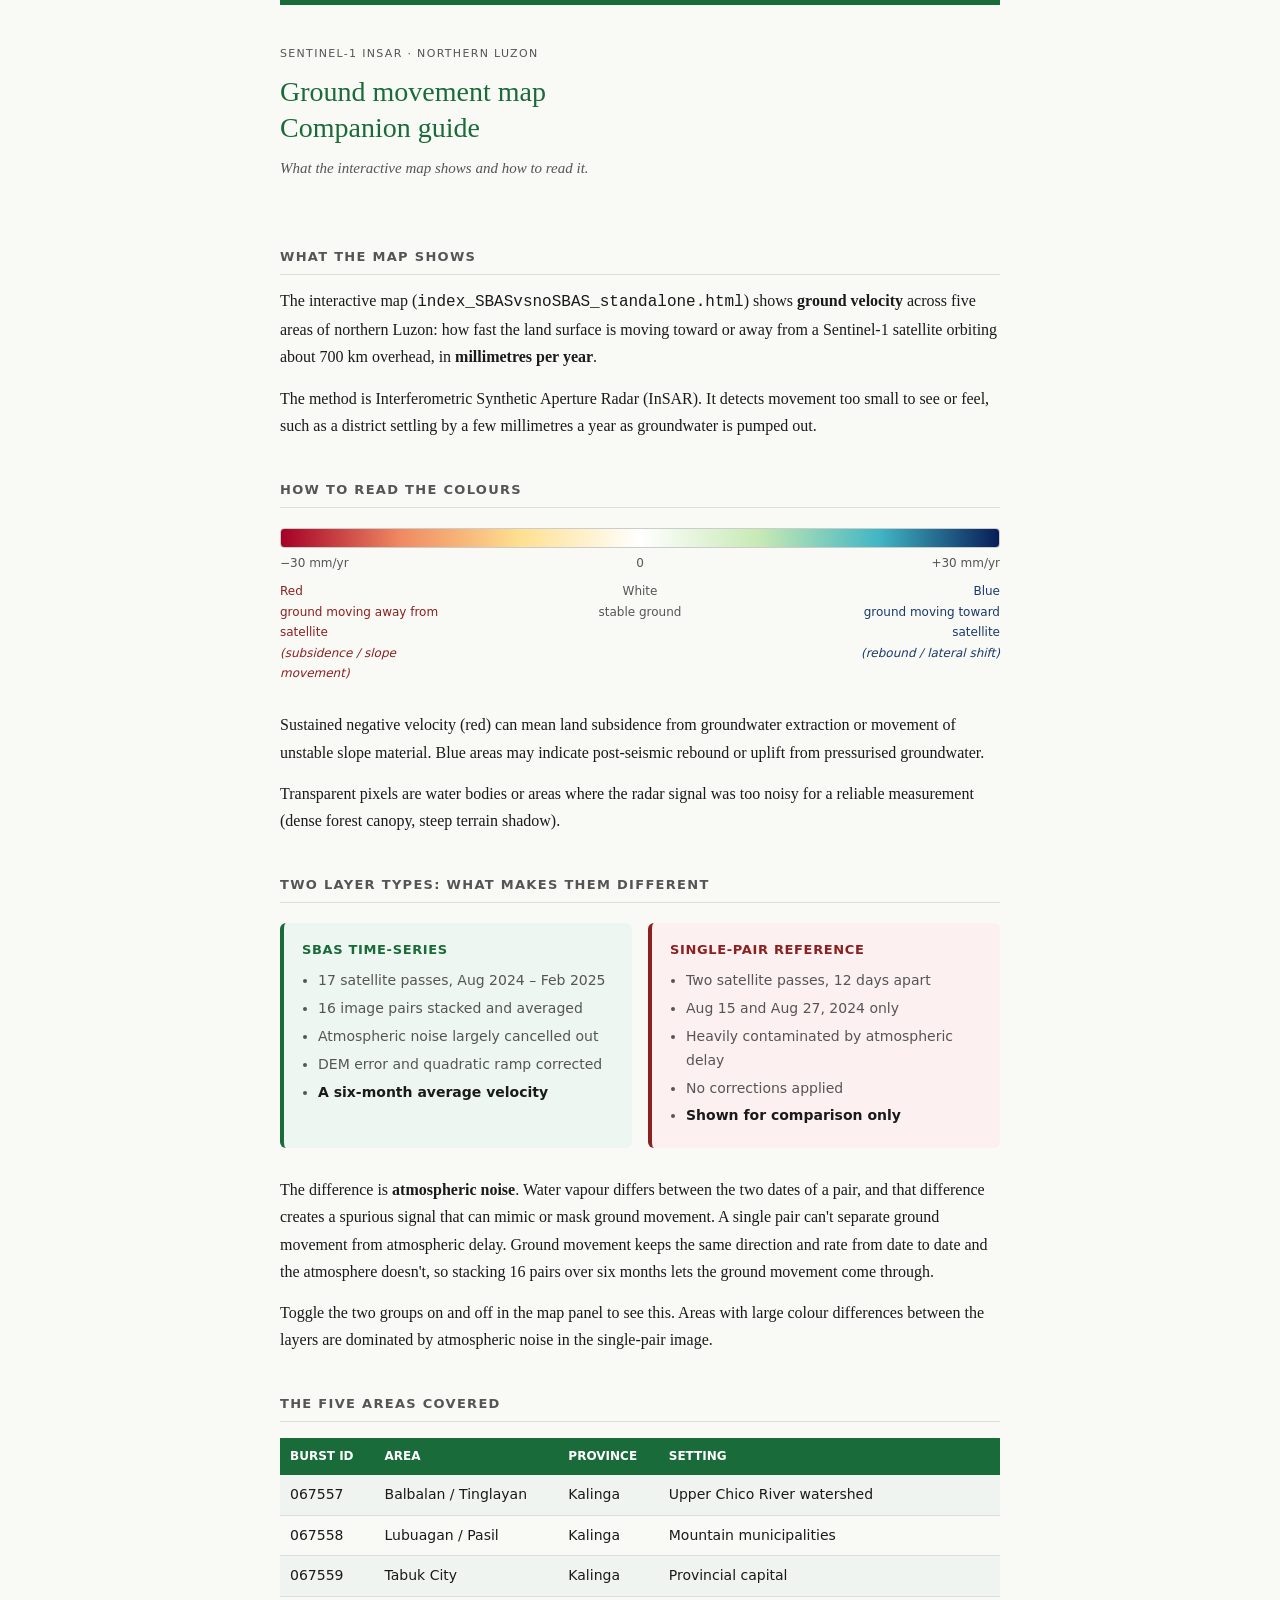
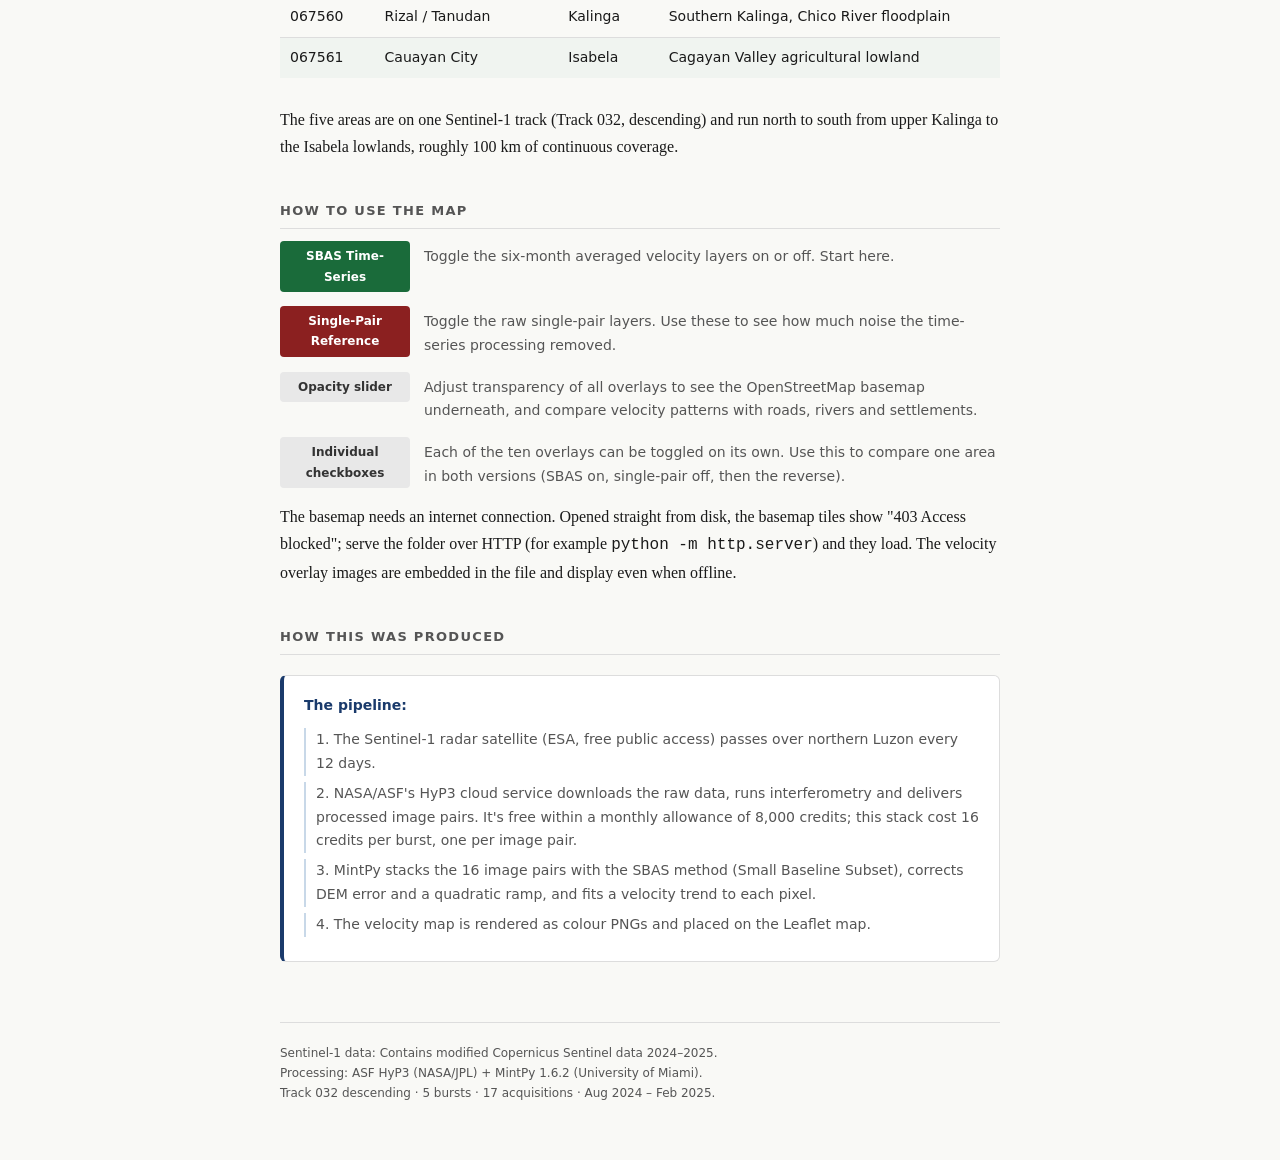
<file: docs/MAP_GUIDE.html>
<!doctype html>
<html lang="en">
  <head>
    <meta charset="UTF-8" />
    <meta name="viewport" content="width=device-width, initial-scale=1.0" />
    <title>Ground movement map guide</title>
    <style>
      :root {
        --green: #1a6b3a;
        --red: #8b2020;
        --blue: #1a3a6b;
        --text: #1a1a1a;
        --muted: #555;
        --rule: #ddd;
        --bg: #f9f9f6;
      }
      * {
        box-sizing: border-box;
        margin: 0;
        padding: 0;
      }
      body {
        font-family: "Georgia", serif;
        font-size: 16px;
        line-height: 1.7;
        color: var(--text);
        background: var(--bg);
        padding: 0 16px 60px;
      }
      .page {
        max-width: 720px;
        margin: 0 auto;
      }

      header {
        border-top: 5px solid var(--green);
        padding: 40px 0 24px;
        margin-bottom: 36px;
      }
      header .label {
        font-family: system-ui, sans-serif;
        font-size: 11px;
        letter-spacing: 0.12em;
        text-transform: uppercase;
        color: var(--muted);
        margin-bottom: 10px;
      }
      h1 {
        font-size: 28px;
        font-weight: normal;
        line-height: 1.3;
        color: var(--green);
        margin-bottom: 10px;
      }
      header .subtitle {
        font-size: 15px;
        color: var(--muted);
        font-style: italic;
      }

      h2 {
        font-family: system-ui, sans-serif;
        font-size: 13px;
        letter-spacing: 0.1em;
        text-transform: uppercase;
        color: var(--muted);
        margin: 40px 0 12px;
        padding-bottom: 6px;
        border-bottom: 1px solid var(--rule);
      }
      p {
        margin-bottom: 14px;
      }
      strong {
        color: var(--text);
      }

      /* Colorbar */
      .colorbar-wrap {
        margin: 20px 0 28px;
      }
      .colorbar {
        height: 20px;
        border-radius: 4px;
        background: linear-gradient(
          to right,
          rgb(165, 0, 38),
          rgb(239, 138, 98),
          rgb(254, 224, 144),
          white,
          rgb(199, 233, 180),
          rgb(65, 182, 196),
          rgb(8, 29, 88)
        );
        border: 1px solid #ccc;
      }
      .colorbar-labels {
        display: flex;
        justify-content: space-between;
        font-size: 12px;
        font-family: system-ui;
        color: var(--muted);
        margin-top: 5px;
      }
      .colorbar-legend {
        display: flex;
        justify-content: space-between;
        font-size: 12px;
        font-family: system-ui;
        margin-top: 8px;
      }
      .colorbar-legend span {
        max-width: 180px;
      }
      .colorbar-legend .left {
        color: var(--red);
        text-align: left;
      }
      .colorbar-legend .mid {
        color: var(--muted);
        text-align: center;
      }
      .colorbar-legend .right {
        color: var(--blue);
        text-align: right;
      }

      /* Layer comparison */
      .layer-grid {
        display: grid;
        grid-template-columns: 1fr 1fr;
        gap: 16px;
        margin: 20px 0 28px;
      }
      .layer-card {
        border-radius: 6px;
        padding: 16px 18px;
        font-size: 14px;
        font-family: system-ui;
      }
      .layer-card.sbas {
        background: #eef6f1;
        border-left: 4px solid var(--green);
      }
      .layer-card.single {
        background: #fdf0f0;
        border-left: 4px solid var(--red);
      }
      .layer-card .card-title {
        font-weight: 700;
        font-size: 13px;
        margin-bottom: 8px;
        text-transform: uppercase;
        letter-spacing: 0.05em;
      }
      .layer-card.sbas .card-title {
        color: var(--green);
      }
      .layer-card.single .card-title {
        color: var(--red);
      }
      .layer-card ul {
        padding-left: 16px;
        color: var(--muted);
      }
      .layer-card ul li {
        margin-bottom: 4px;
      }

      /* Area table */
      table {
        width: 100%;
        border-collapse: collapse;
        font-family: system-ui;
        font-size: 14px;
        margin: 16px 0 28px;
      }
      th {
        text-align: left;
        padding: 8px 10px;
        background: var(--green);
        color: white;
        font-size: 12px;
        font-weight: 600;
        text-transform: uppercase;
      }
      td {
        padding: 8px 10px;
        border-bottom: 1px solid var(--rule);
      }
      tr:last-child td {
        border-bottom: none;
      }
      tr:nth-child(even) td {
        background: #f0f4f0;
      }

      /* Controls guide */
      .control-row {
        display: flex;
        align-items: flex-start;
        gap: 14px;
        margin-bottom: 14px;
      }
      .control-tag {
        flex-shrink: 0;
        width: 130px;
        font-family: system-ui;
        font-size: 12px;
        font-weight: 600;
        padding: 5px 10px;
        border-radius: 4px;
        text-align: center;
      }
      .control-tag.green {
        background: var(--green);
        color: white;
      }
      .control-tag.red {
        background: var(--red);
        color: white;
      }
      .control-tag.slider {
        background: #e8e8e8;
        color: #333;
      }
      .control-desc {
        font-size: 14px;
        font-family: system-ui;
        color: var(--muted);
        padding-top: 4px;
      }

      /* Pipeline callout */
      .callout {
        background: white;
        border: 1px solid var(--rule);
        border-left: 4px solid var(--blue);
        border-radius: 6px;
        padding: 18px 20px;
        font-family: system-ui;
        font-size: 14px;
        color: var(--muted);
        margin: 20px 0 28px;
      }
      .callout strong {
        color: var(--blue);
      }
      .callout .step {
        margin-bottom: 6px;
        padding-left: 10px;
        border-left: 2px solid #c8d8e8;
      }

      footer {
        margin-top: 60px;
        padding-top: 20px;
        border-top: 1px solid var(--rule);
        font-family: system-ui;
        font-size: 12px;
        color: var(--muted);
      }
    </style>
  </head>
  <body>
    <div class="page">
      <header>
        <div class="label">Sentinel-1 InSAR · Northern Luzon</div>
        <h1>Ground movement map<br />Companion guide</h1>
        <div class="subtitle">
          What the interactive map shows and how to read it.
        </div>
      </header>

      <h2>What the map shows</h2>

      <p>
        The interactive map (<code>index_SBASvsnoSBAS_standalone.html</code>)
        shows
        <strong>ground velocity</strong> across five areas of northern Luzon:
        how fast the land surface is moving toward or away from a Sentinel-1
        satellite orbiting about 700 km overhead, in
        <strong>millimetres per year</strong>.
      </p>
      <p>
        The method is Interferometric Synthetic Aperture Radar (InSAR). It
        detects movement too small to see or feel, such as a district settling
        by a few millimetres a year as groundwater is pumped out.
      </p>

      <h2>How to read the colours</h2>

      <div class="colorbar-wrap">
        <div class="colorbar"></div>
        <div class="colorbar-labels">
          <span>−30 mm/yr</span>
          <span>0</span>
          <span>+30 mm/yr</span>
        </div>
        <div class="colorbar-legend">
          <span class="left"
            >Red<br />ground moving away from satellite<br /><em
              >(subsidence / slope movement)</em
            ></span
          >
          <span class="mid">White<br />stable ground</span>
          <span class="right"
            >Blue<br />ground moving toward satellite<br /><em
              >(rebound / lateral shift)</em
            ></span
          >
        </div>
      </div>

      <p>
        Sustained negative velocity (red) can mean land subsidence from
        groundwater extraction or movement of unstable slope material. Blue
        areas may indicate post-seismic rebound or uplift from pressurised
        groundwater.
      </p>
      <p>
        Transparent pixels are water bodies or areas where the radar signal was
        too noisy for a reliable measurement (dense forest canopy, steep terrain
        shadow).
      </p>

      <h2>Two layer types: what makes them different</h2>

      <div class="layer-grid">
        <div class="layer-card sbas">
          <div class="card-title">SBAS Time-Series</div>
          <ul>
            <li>17 satellite passes, Aug 2024 – Feb 2025</li>
            <li>16 image pairs stacked and averaged</li>
            <li>Atmospheric noise largely cancelled out</li>
            <li>DEM error and quadratic ramp corrected</li>
            <li><strong>A six-month average velocity</strong></li>
          </ul>
        </div>
        <div class="layer-card single">
          <div class="card-title">Single-Pair Reference</div>
          <ul>
            <li>Two satellite passes, 12 days apart</li>
            <li>Aug 15 and Aug 27, 2024 only</li>
            <li>Heavily contaminated by atmospheric delay</li>
            <li>No corrections applied</li>
            <li><strong>Shown for comparison only</strong></li>
          </ul>
        </div>
      </div>

      <p>
        The difference is <strong>atmospheric noise</strong>. Water vapour
        differs between the two dates of a pair, and that difference creates a
        spurious signal that can mimic or mask ground movement. A single pair
        can't separate ground movement from atmospheric delay. Ground movement
        keeps the same direction and rate from date to date and the atmosphere
        doesn't, so stacking 16 pairs over six months lets the ground movement
        come through.
      </p>
      <p>
        Toggle the two groups on and off in the map panel to see this. Areas
        with large colour differences between the layers are dominated by
        atmospheric noise in the single-pair image.
      </p>

      <h2>The five areas covered</h2>

      <table>
        <tr>
          <th>Burst ID</th>
          <th>Area</th>
          <th>Province</th>
          <th>Setting</th>
        </tr>
        <tr>
          <td>067557</td>
          <td>Balbalan / Tinglayan</td>
          <td>Kalinga</td>
          <td>Upper Chico River watershed</td>
        </tr>
        <tr>
          <td>067558</td>
          <td>Lubuagan / Pasil</td>
          <td>Kalinga</td>
          <td>Mountain municipalities</td>
        </tr>
        <tr>
          <td>067559</td>
          <td>Tabuk City</td>
          <td>Kalinga</td>
          <td>Provincial capital</td>
        </tr>
        <tr>
          <td>067560</td>
          <td>Rizal / Tanudan</td>
          <td>Kalinga</td>
          <td>Southern Kalinga, Chico River floodplain</td>
        </tr>
        <tr>
          <td>067561</td>
          <td>Cauayan City</td>
          <td>Isabela</td>
          <td>Cagayan Valley agricultural lowland</td>
        </tr>
      </table>

      <p>
        The five areas are on one Sentinel-1 track (Track 032, descending) and
        run north to south from upper Kalinga to the Isabela lowlands, roughly
        100 km of continuous coverage.
      </p>

      <h2>How to use the map</h2>

      <div class="control-row">
        <div class="control-tag green">SBAS Time-Series</div>
        <div class="control-desc">
          Toggle the six-month averaged velocity layers on or off. Start here.
        </div>
      </div>
      <div class="control-row">
        <div class="control-tag red">Single-Pair Reference</div>
        <div class="control-desc">
          Toggle the raw single-pair layers. Use these to see how much noise the
          time-series processing removed.
        </div>
      </div>
      <div class="control-row">
        <div class="control-tag slider">Opacity slider</div>
        <div class="control-desc">
          Adjust transparency of all overlays to see the OpenStreetMap basemap
          underneath, and compare velocity patterns with roads, rivers and
          settlements.
        </div>
      </div>
      <div class="control-row">
        <div class="control-tag slider">Individual checkboxes</div>
        <div class="control-desc">
          Each of the ten overlays can be toggled on its own. Use this to
          compare one area in both versions (SBAS on, single-pair off, then the
          reverse).
        </div>
      </div>

      <p style="margin-top: 12px">
        The basemap needs an internet connection. Opened straight from disk, the
        basemap tiles show "403 Access blocked"; serve the folder over HTTP (for
        example
        <code>python -m http.server</code>) and they load. The velocity overlay
        images are embedded in the file and display even when offline.
      </p>

      <h2>How this was produced</h2>

      <div class="callout">
        <strong>The pipeline:</strong>
        <div class="step" style="margin-top: 10px">
          1. The Sentinel-1 radar satellite (ESA, free public access) passes
          over northern Luzon every 12 days.
        </div>
        <div class="step">
          2. NASA/ASF's HyP3 cloud service downloads the raw data, runs
          interferometry and delivers processed image pairs. It's free within a
          monthly allowance of 8,000 credits; this stack cost 16 credits per
          burst, one per image pair.
        </div>
        <div class="step">
          3. MintPy stacks the 16 image pairs with the SBAS method (Small
          Baseline Subset), corrects DEM error and a quadratic ramp, and fits a
          velocity trend to each pixel.
        </div>
        <div class="step">
          4. The velocity map is rendered as colour PNGs and placed on the
          Leaflet map.
        </div>
      </div>

      <footer>
        Sentinel-1 data: Contains modified Copernicus Sentinel data
        2024–2025.<br />
        Processing: ASF HyP3 (NASA/JPL) + MintPy 1.6.2 (University of Miami).<br />
        Track 032 descending · 5 bursts · 17 acquisitions · Aug 2024 – Feb 2025.
      </footer>
    </div>
  </body>
</html>
</file>
